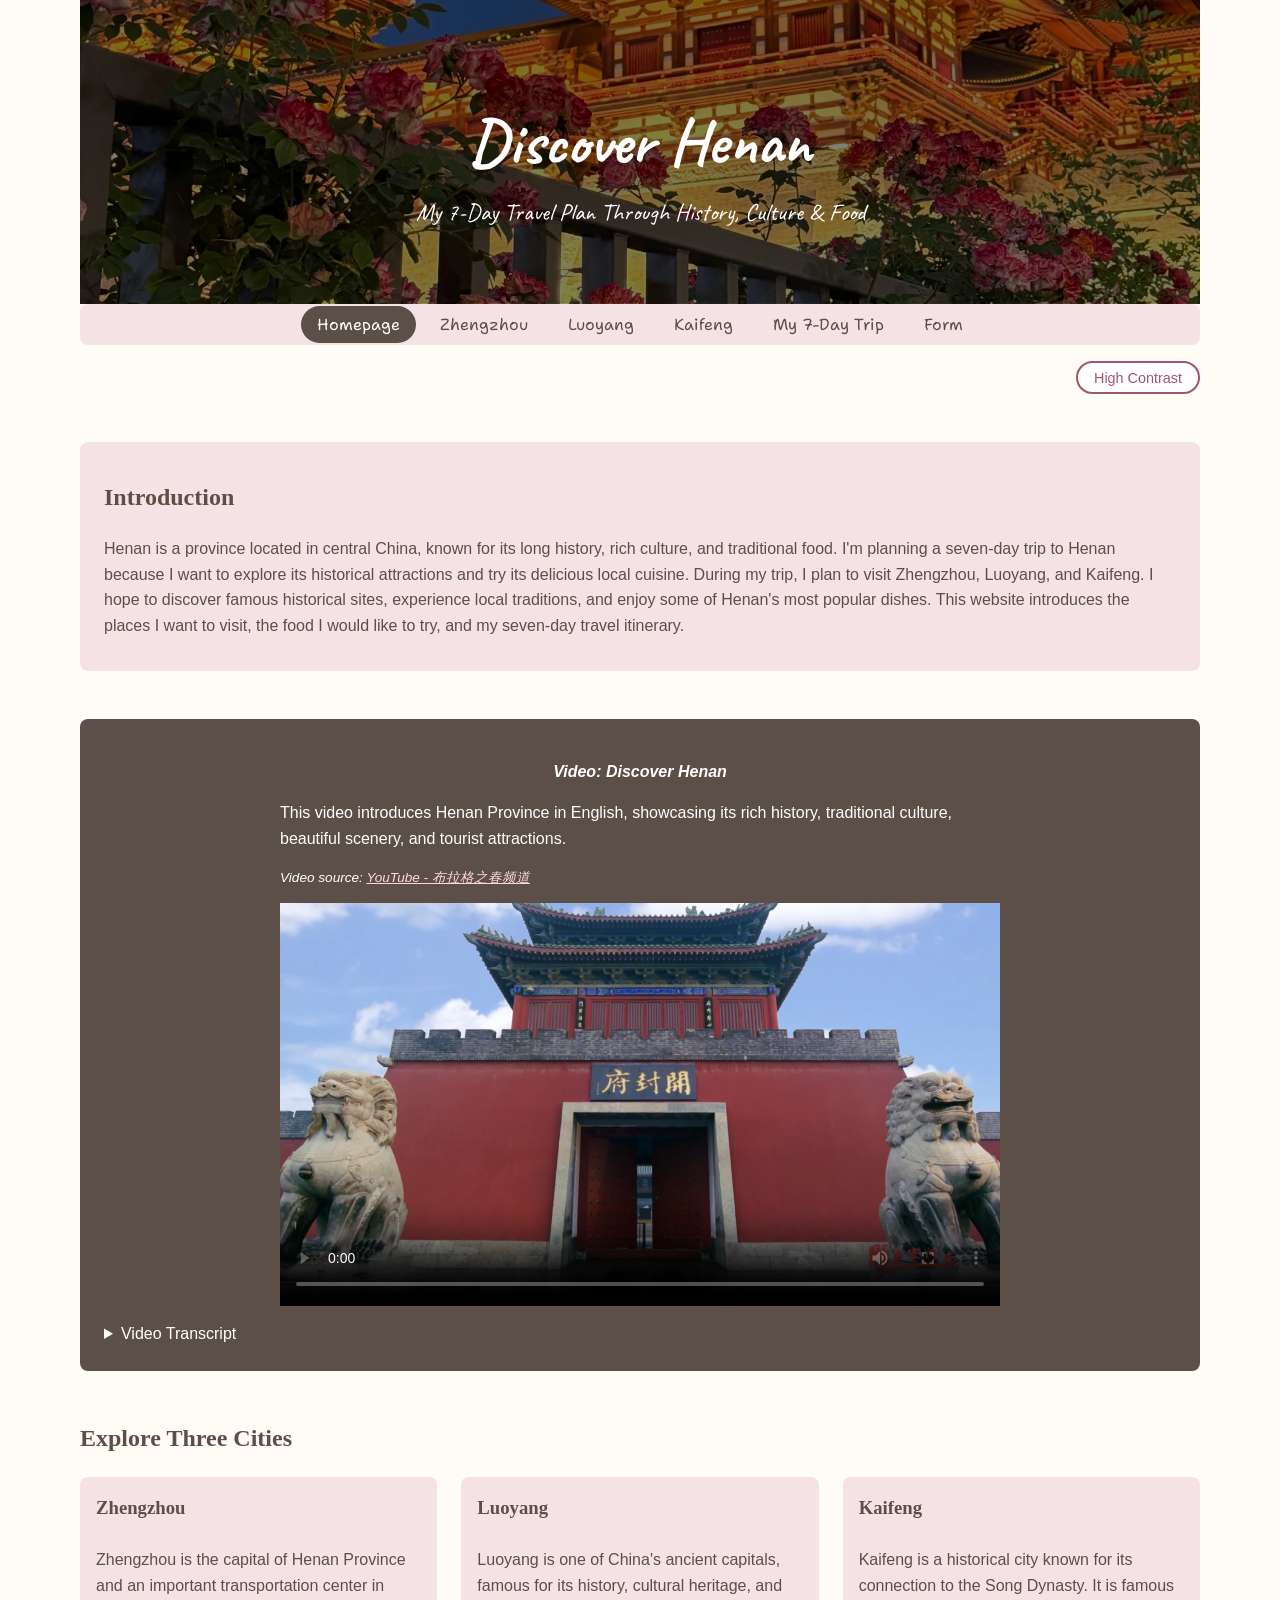
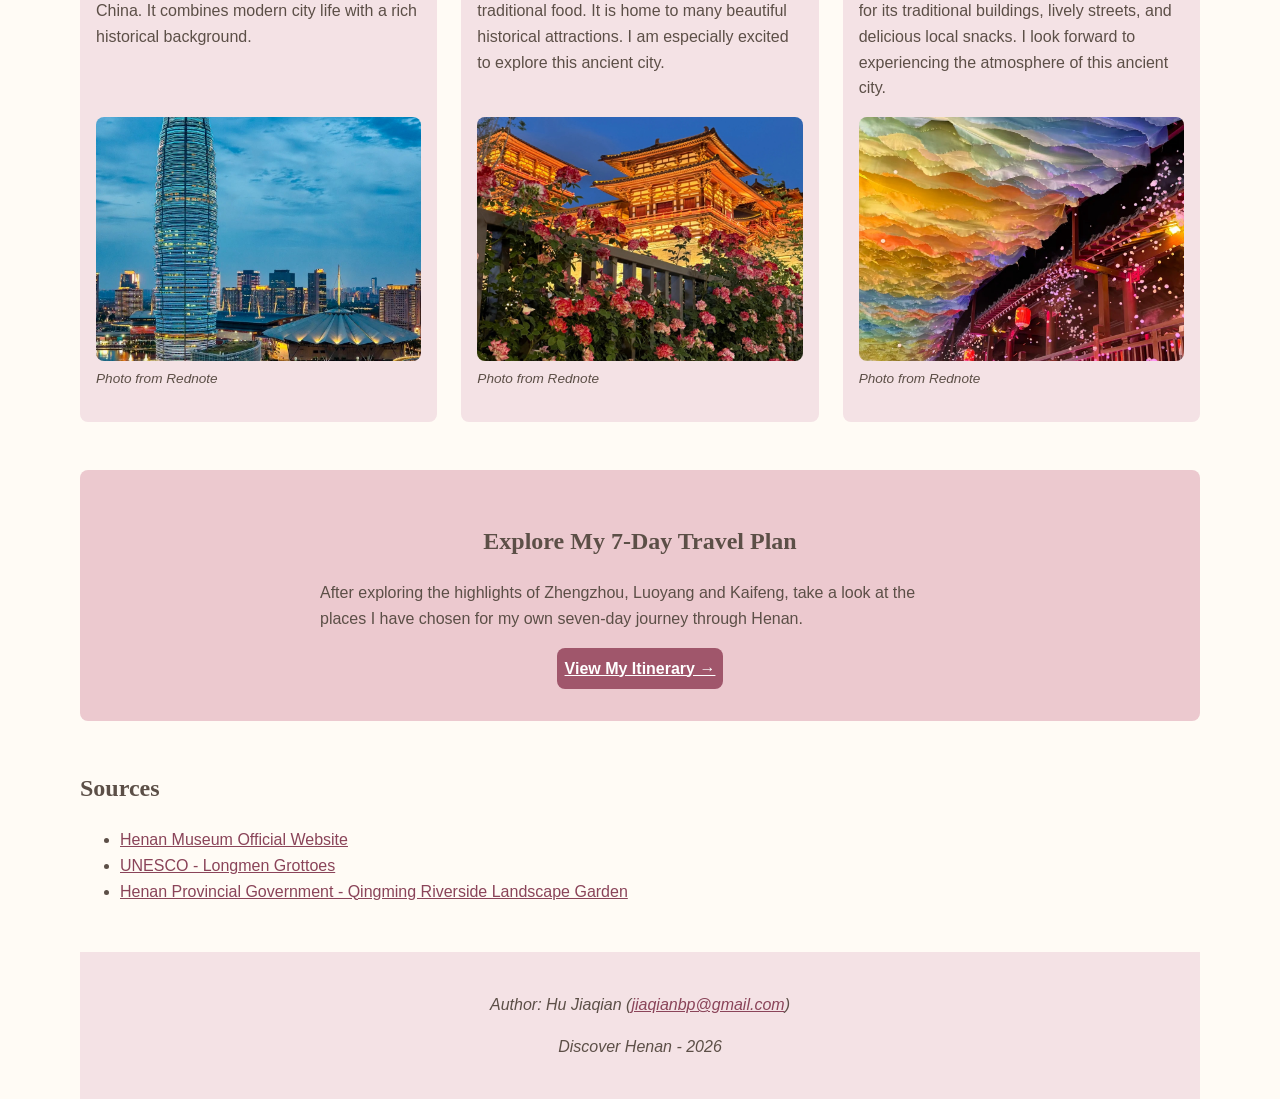
<file: index.html>
<!DOCTYPE html>
<html lang="en">
<head>
    <meta charset="UTF-8">
    <meta name="viewport" content="width=device-width, initial-scale=1.0">
    <title>Homepage - Discover Henan</title>
    <link rel="preconnect" href="https://fonts.googleapis.com">
    <link rel="preconnect" href="https://fonts.gstatic.com" crossorigin>
    <link href="https://fonts.googleapis.com/css2?family=Caveat:wght@400..700&family=Shantell+Sans:ital,wght@0,300..800;1,300..800&display=swap" rel="stylesheet">
    <link rel="stylesheet" href="style.css">
    <script src="script.js" defer></script>
</head>
<body>
    <a href="#main-content" class="skip-link">Skip to main content</a>
    <header>
        <h1>Discover Henan</h1>
        <p>My 7-Day Travel Plan Through History, Culture &amp; Food</p>
    </header>

    <nav>
        <ul>
            <li>
                <a class="active" href="index.html">Homepage</a>
            </li>
            <li>
                <a href="zhengzhou.html">Zhengzhou</a>
            </li>
            <li>
                <a href="luoyang.html">Luoyang</a>
            </li>
            <li>
                <a href="kaifeng.html">Kaifeng</a>
            </li>
            <li>
                <a href="trip.html">My 7-Day Trip</a>
            </li>
            <li>
                <a href="form.html">Form</a>
            </li>
        </ul>
    </nav>
    <button type="button" id="contrast-toggle">High Contrast</button>

    <main id="main-content">
        <section class="intro">
            <h2>Introduction</h2>
            <p>
                Henan is a province located in central China, known for its long history, rich culture, and traditional food. 
                I'm planning a seven-day trip to Henan because I want to explore its historical attractions and try its delicious local cuisine. 
                During my trip, I plan to visit Zhengzhou, Luoyang, and Kaifeng. I hope to discover famous historical sites, experience local traditions, and enjoy some of Henan's most popular dishes. 
                This website introduces the places I want to visit, the food I would like to try, and my seven-day travel itinerary.
            </p>
        </section>

        <figure class="video">
            <figcaption>
                <p class="video-title">Video: Discover Henan</p>
                <p>This video introduces Henan Province in English, showcasing its rich history, traditional culture, beautiful scenery, and tourist attractions.</p>
                <p class="credit">Video source: <a href="https://youtu.be/bN35GHj8-mM?si=R9kB5x156bmz29nj" target="_blank">YouTube - <span lang="zh">布拉格之春频道</span></a></p>
            </figcaption>
            <video src="media/HenanTravelVideo.mp4" poster="media/HenanTravelPoster.png" controls>
                Your browser does not support the video tag.
            </video>
            <details>
                <summary>Video Transcript</summary>
                <p>(A narrator speaks in English throughout the video, with background music. Descriptions of what can be seen are given in square brackets.)</p>

                <p>[The sun sets over a wide river. A modern railway station and city skyline, a busy airport hall, and two smiling tourists taking a selfie appear. Young monks practise martial arts in a temple courtyard, followed by a view of high rocky mountains and an illuminated traditional tower at night.]</p>
                <p>With open arms and a warm smile, Henan welcomes you. Henan is at the center of China. Henan is the cradle of Chinese civilization. Henan is the spiritual home of all descendants of the Yan and Yellow Emperors.</p>

                <p>[An animated globe glows in space, and a title appears: "Discover Henan, the Home in Your Heart". A second title card on old paper reads "Discover the Mother River of China".]</p>
                <p>[A calm river at sunrise, then an aerial view of the Yellow River winding through the land. Muddy water rushes violently over rocks, golden wheat sways in the wind, and a woman stands on a hill looking over the river. A hand touches young green plants, and an old man gazes into the distance.]</p>
                <p>The Yellow River gave birth to the Chinese nation. This mighty river originates from the snow-covered mountains of Qinghai, flows through loess fields and shaped vast plains with the sediment it carried with its waters. The Yellow River irrigates the Central Plains and sustained the people along its banks. For five thousand years, the Chinese people prospered here.</p>
                <p>[Aerial views of a traditional town with orange roofs, a red palace reflected in a lake, and the red gate of Kaifeng Fu guarded by two stone lions.]</p>
                <p>From the times of Yu the Great's legendary taming of the floodwaters to the fleeting glory of the Song Dynasty city of Kaifeng, more than 20 Chinese dynasties established their capitals here.</p>

                <p>[Ancient carvings, a tall golden statue under a blue sky, and the red walls of a temple with a stone horse. A large stone Buddha carved into a cliff is shown, followed by views of the river at sunset and a child running along the shore.]</p>
                <p>This is the place where over one hundred schools of thought contended. Confucianism, Buddhism and Taoism developed in harmony, and Chinese philosophies and convictions converged to progress through the ages. This is the motherland where the bloodline of the Yan and Yellow Emperors has been passed on, as countless families and clans established roots and thrived. The Chinese civilization took its first steps here and has prospered ever since.</p>

                <p>[A title card reads "Discover the Origins of Written Chinese Language".]</p>
                <p>[A man explores an excavation site lit by a beam of light. A visitor studies oracle bone inscriptions in a museum, and families walk across a stone bridge. A large monument shaped like an ancient character stands against the sky.]</p>
                <p>Writing is one of the most important manifestations of civilization. The oracle bone inscriptions found in the Yin Dynasty Ruins in Anyang top the ten greatest archaeological discoveries of the 20th century. As some of the oldest characters in the world, their cultural significance is remarkable. Fortunately, we can still enjoy their everlasting charm in the Ruins of the Yin Dynasty.</p>
                <p>[Close-ups of ancient characters. A calligrapher writes large black characters on a long white scroll. A stone statue of a scholar, a long wall carved with text, a young girl practising calligraphy with a brush, and a hand stamping a red seal.]</p>
                <p>These oracle inscriptions possessed the basic elements of Chinese calligraphy, which had a tremendous influence on subsequent carving and calligraphy techniques. Stroke by stroke, Chinese characters constructed a civilized world. This is the place where the Chinese language set forth to spread Chinese civilization to all corners of the world.</p>

                <p>[A title card reads "Discover Chinese Art".]</p>
                <p>[A craftsman paints a small object with a fine brush, a cook prepares food, and a crowd gathers at a lively night market decorated with red lanterns. A paper lotus flower is folded by hand, pink peonies bloom, and a long bridge crosses a misty lake. An artist carves a detailed picture, and a foreign visitor looks at colourful New Year paintings with a local artist.]</p>
                <p>Chinese art expresses the quintessential beauty of life itself. Unlike Western art, which originated from religion, Chinese art is a representation of Chinese lives. The beauty of life has been highly regarded by the Chinese people. From the daily lives of common folk to the fancies of literary men, from the mountains, forests and grass created by nature to the temples and pavilions which bear witness to history, the Chinese people poured out their sentiment of pursuing a good life into every part of their existence.</p>
                <p>[Hands shape a clay whistle. Opera performers in bright costumes and painted faces perform on stage. Red paper-cuts with detailed patterns, a chef pulling noodles, an aerial view of a garden, and acrobats performing in the air under green laser lights.]</p>
                <p>A lump of clay, baptized by essences of bygone days. A line of opera, articulated through singing, gesticulation, elocution and acrobatics. A piece of paper, created by way of skillful cutting and delineation. A bowl of noodles, cooked through skillful and meticulous dedication. The Chinese people fill their living moments with novelty and wisdom, and in Henan, art shines with the glory of humanity.</p>

                <p>[A title card reads "Discover Chinese Kungfu".]</p>
                <p>[A visitor walks up the path to the gate of Shaolin Temple. A stone statue of a warrior stands in a courtyard, a hand holds a smooth stone in a stream, and snow-covered mountains rise above the clouds. Tea is poured into a green cup, a monk practises on a cliff, and a foreign student in monk's clothes meditates in front of old stone pagodas. Thousands of martial arts students in red perform together in huge circles.]</p>
                <p>In the long history of Chinese civilization, we may feel that the unique Chinese characteristics are all around us and within us, which is to a large extent reflected in Kungfu. Kungfu, or martial arts, can only be mastered through hard work and practice. It contains rich yet profound Chinese philosophy, whether in curing diseases and improving health, or in subduing the enemy and preventing conflict. Kungfu can even have an effect on the daily lives of Kungfu fighters. All styles or schools of martial art originate from Shaolin Temple. Today, Shaolin Kungfu has become a window of Chinese culture to the world, which also turns Shaolin Temple into the most influential holy land.</p>
                <p>[Temples on top of mountain peaks, green valleys, paragliders flying in the sky, a river winding around a cliff, and a cyclist doing tricks in a modern city square.]</p>
                <p>Kungfu is a collection of wisdom. Kungfu is the honing of will. Kungfu is the heritage of skills. Kungfu is the essence of a rising culture.</p>

                <p>[Steep red cliffs, a large airplane landing, busy city streets at night, a bronze statue in a temple, and a young man clapping his hands in a traditional building. Star trails move above an ancient city gate, followed by night views of a modern city with distinctive buildings. The video ends with the glowing globe and the title "Discover Henan, the Home in Your Heart".]</p>
                <p>If it can be said that the ancient and glorious civilization laid down the foundations for the spiritual homeland of the Chinese people, then the dramatic changes today have brought us the hopes for tomorrow.</p>
            </details>


        </figure>

        <section class="cities">
            <h2>Explore Three Cities</h2>
            <div class="city-list">
                <article>
                    <h3>Zhengzhou</h3>
                    <p>
                        Zhengzhou is the capital of Henan Province and an important transportation center in China. It combines modern city life with a rich historical background.
                    </p>
                    <figure>
                        <a href="media/Zhengzhou.jpg"> 
                            <img src="media/Zhengzhou.jpg" alt="Zhengzhou city skyline at dusk with a tall skyscraper">
                        </a>
                        <figcaption>
                            Photo from Rednote
                        </figcaption>
                    </figure>
                </article>

                <article>
                    <h3>Luoyang</h3>
                    <p>
                        Luoyang is one of China's ancient capitals, famous for its history, cultural heritage, and traditional food. It is home to many beautiful historical attractions. I am especially excited to explore this ancient city.
                    </p>
                    <figure>
                        <a href="media/Luoyang.jpg">
                            <img src="media/Luoyang.jpg" alt="Illuminated traditional Chinese palace in Luoyang at night with pink and red flowers">
                        </a>
                        <figcaption>
                            Photo from Rednote
                        </figcaption>
                    </figure>
                </article>

                <article>
                    <h3>Kaifeng</h3>
                    <p>Kaifeng is a historical city known for its connection to the Song Dynasty. It is famous for its traditional buildings, lively streets, and delicious local snacks. I look forward to experiencing the atmosphere of this ancient city.</p>
                    <figure>
                        <a href="media/Kaifeng.jpg">
                            <img src="media/Kaifeng.jpg" alt="Traditional Kaifeng street at night with red lanterns and a colorful ribbon canopy overhead">
                        </a>
                        <figcaption>
                            Photo from Rednote
                        </figcaption>
                    </figure>
                </article>
            </div>
        </section>

        <section class="trip">
            <h2>Explore My 7-Day Travel Plan</h2>
            <p>
                After exploring the highlights of Zhengzhou, Luoyang and Kaifeng, take a look at the places I have chosen for my own seven-day journey through Henan.
            </p>
            <a class="button" href="trip.html">
                View My Itinerary →
            </a>
        </section>

        <section class="sources">
            <h2>Sources</h2>
            <ul>
                <li>
                    <a href="https://www.chnmus.net/" target="_blank">Henan Museum Official Website</a>
                </li>
                <li>
                    <a href="https://whc.unesco.org/en/list/1003/" target="_blank">UNESCO - Longmen Grottoes</a>
                </li>
                <li>
                    <a href="https://english.henan.gov.cn/2026/09-20/3427990.html" target="_blank">Henan Provincial Government - Qingming Riverside Landscape Garden</a>
                </li>
            </ul>
        </section>
    </main>

    <footer>
        <p>Author: Hu Jiaqian (<a href="mailto:jiaqianbp@gmail.com">jiaqianbp@gmail.com</a>)</p>
        <p>Discover Henan - 2026</p>
    </footer>
</body>
</html>
</file>
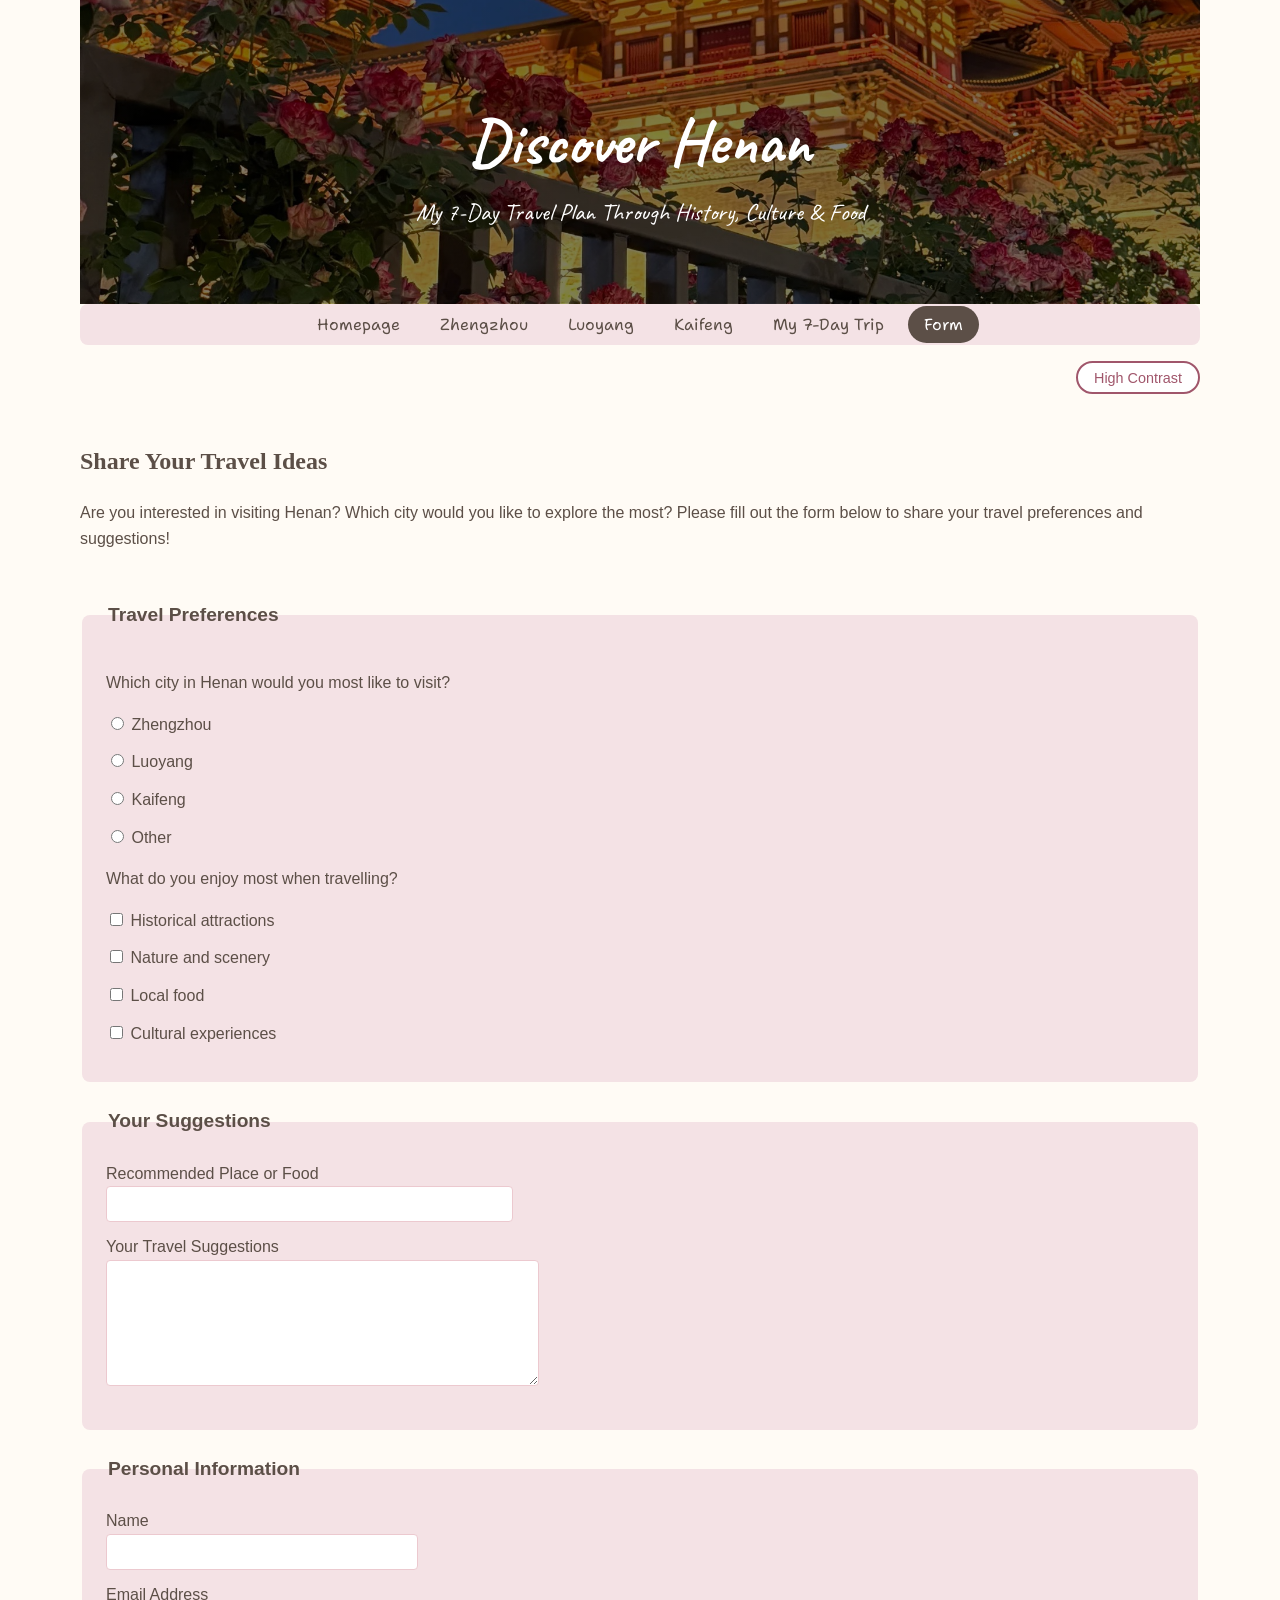
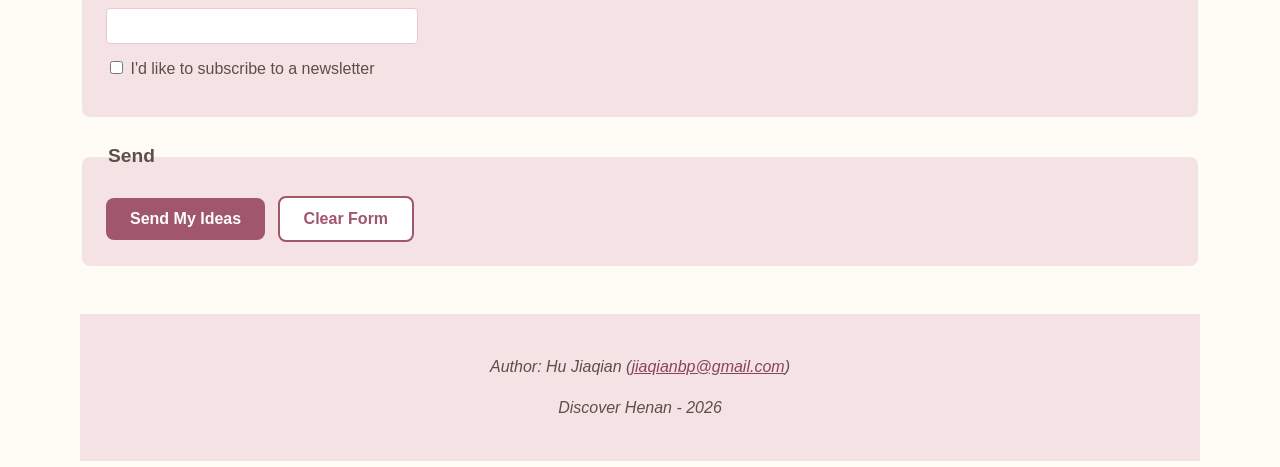
<file: form.html>
<!DOCTYPE html>
<html lang="en">
<head>
    <meta charset="UTF-8">
    <meta name="viewport" content="width=device-width, initial-scale=1.0">
    <title>Form - Discover Henan</title>
    <link rel="preconnect" href="https://fonts.googleapis.com">
    <link rel="preconnect" href="https://fonts.gstatic.com" crossorigin>
    <link href="https://fonts.googleapis.com/css2?family=Caveat:wght@400..700&family=Shantell+Sans:ital,wght@0,300..800;1,300..800&display=swap" rel="stylesheet">
    <link rel="stylesheet" href="style.css">
    <script src="script.js" defer></script>
</head>
<body>
    <a href="#main-content" class="skip-link">Skip to main content</a>
    <header>
        <h1>Discover Henan</h1>
        <p>My 7-Day Travel Plan Through History, Culture &amp; Food</p>
    </header>

    <nav>
        <ul>
            <li>
                <a href="index.html">Homepage</a>
            </li>
            <li>
                <a href="zhengzhou.html">Zhengzhou</a>
            </li>
            <li>
                <a href="luoyang.html">Luoyang</a>
            </li>
            <li>
                <a href="kaifeng.html">Kaifeng</a>
            </li>
            <li>
                <a href="trip.html">My 7-Day Trip</a>
            </li>
            <li>
                <a class="active" href="form.html">Form</a>
            </li>
        </ul>
    </nav>
    <button type="button" id="contrast-toggle">High Contrast</button>

    <main id="main-content">
        <section class="form-intro">
            <h2>Share Your Travel Ideas</h2>
            <p>Are you interested in visiting Henan? Which city would you like to explore the most? Please fill out the form below to share your travel preferences and suggestions!</p>
        </section>

        <form action="mailto:jiaqianbp@gmail.com" method="post" enctype="text/plain">
            <fieldset>
                <legend>Travel Preferences</legend>
                <p>Which city in Henan would you most like to visit?</p>
                <div>
                    <input type="radio" id="city-zhengzhou" name="city" value="zhengzhou">
                    <label for="city-zhengzhou">Zhengzhou</label>
                </div>
                <div>
                    <input type="radio" id="city-luoyang" name="city" value="luoyang">
                    <label for="city-luoyang">Luoyang</label>
                </div>
                <div>
                    <input type="radio" id="city-kaifeng" name="city" value="kaifeng">
                    <label for="city-kaifeng">Kaifeng</label>
                </div>
                <div>
                    <input type="radio" id="city-other" name="city" value="other">
                    <label for="city-other">Other</label>
                </div>


                <p>What do you enjoy most when travelling?</p>
                <div>
                    <input type="checkbox" id="interest-history" name="interests" value="history">
                    <label for="interest-history">Historical attractions</label>
                </div>
                <div>
                    <input type="checkbox" id="interest-nature" name="interests" value="nature">
                    <label for="interest-nature">Nature and scenery</label>
                </div>
                <div>
                    <input type="checkbox" id="interest-food" name="interests" value="food">
                    <label for="interest-food">Local food</label>
                </div>
                <div>
                    <input type="checkbox" id="interest-culture" name="interests" value="culture">
                    <label for="interest-culture">Cultural experiences</label>
                </div>
    
            </fieldset>

            <fieldset>
                <legend>Your Suggestions</legend>

                <div>
                    <label for="place">Recommended Place or Food</label>
                    <input type="text" id="place" name="place" size="40" maxlength="100">
                </div>
                <div>
                    <label for="suggestions">Your Travel Suggestions</label>
                    <textarea id="suggestions" name="suggestions" rows="6" cols="40" maxlength="500"></textarea>
                </div>
            </fieldset>

            <fieldset>
                <legend>Personal Information</legend>
                <div>
                    <label for="name">Name</label>
                    <input type="text" id="name" name="name" size="30" maxlength="50">
                </div>
                <div>
                    <label for="email">Email Address</label>
                    <input type="email" id="email" name="email" size="30" maxlength="80">
                </div>
                <div>
                    <input type="checkbox" id="newsletter" name="newsletter" value="yes">
                    <label for="newsletter">I'd like to subscribe to a newsletter</label>
                </div>
            </fieldset>

            <fieldset>
                <legend>Send</legend>
                <input type="submit" value="Send My Ideas">
                <input type="reset" value="Clear Form">
            </fieldset>
        </form>
    </main>

    <footer>
        <p>Author: Hu Jiaqian (<a href="mailto:jiaqianbp@gmail.com">jiaqianbp@gmail.com</a>)</p>
        <p>Discover Henan - 2026</p>
    </footer>
</body>
</html>
</file>
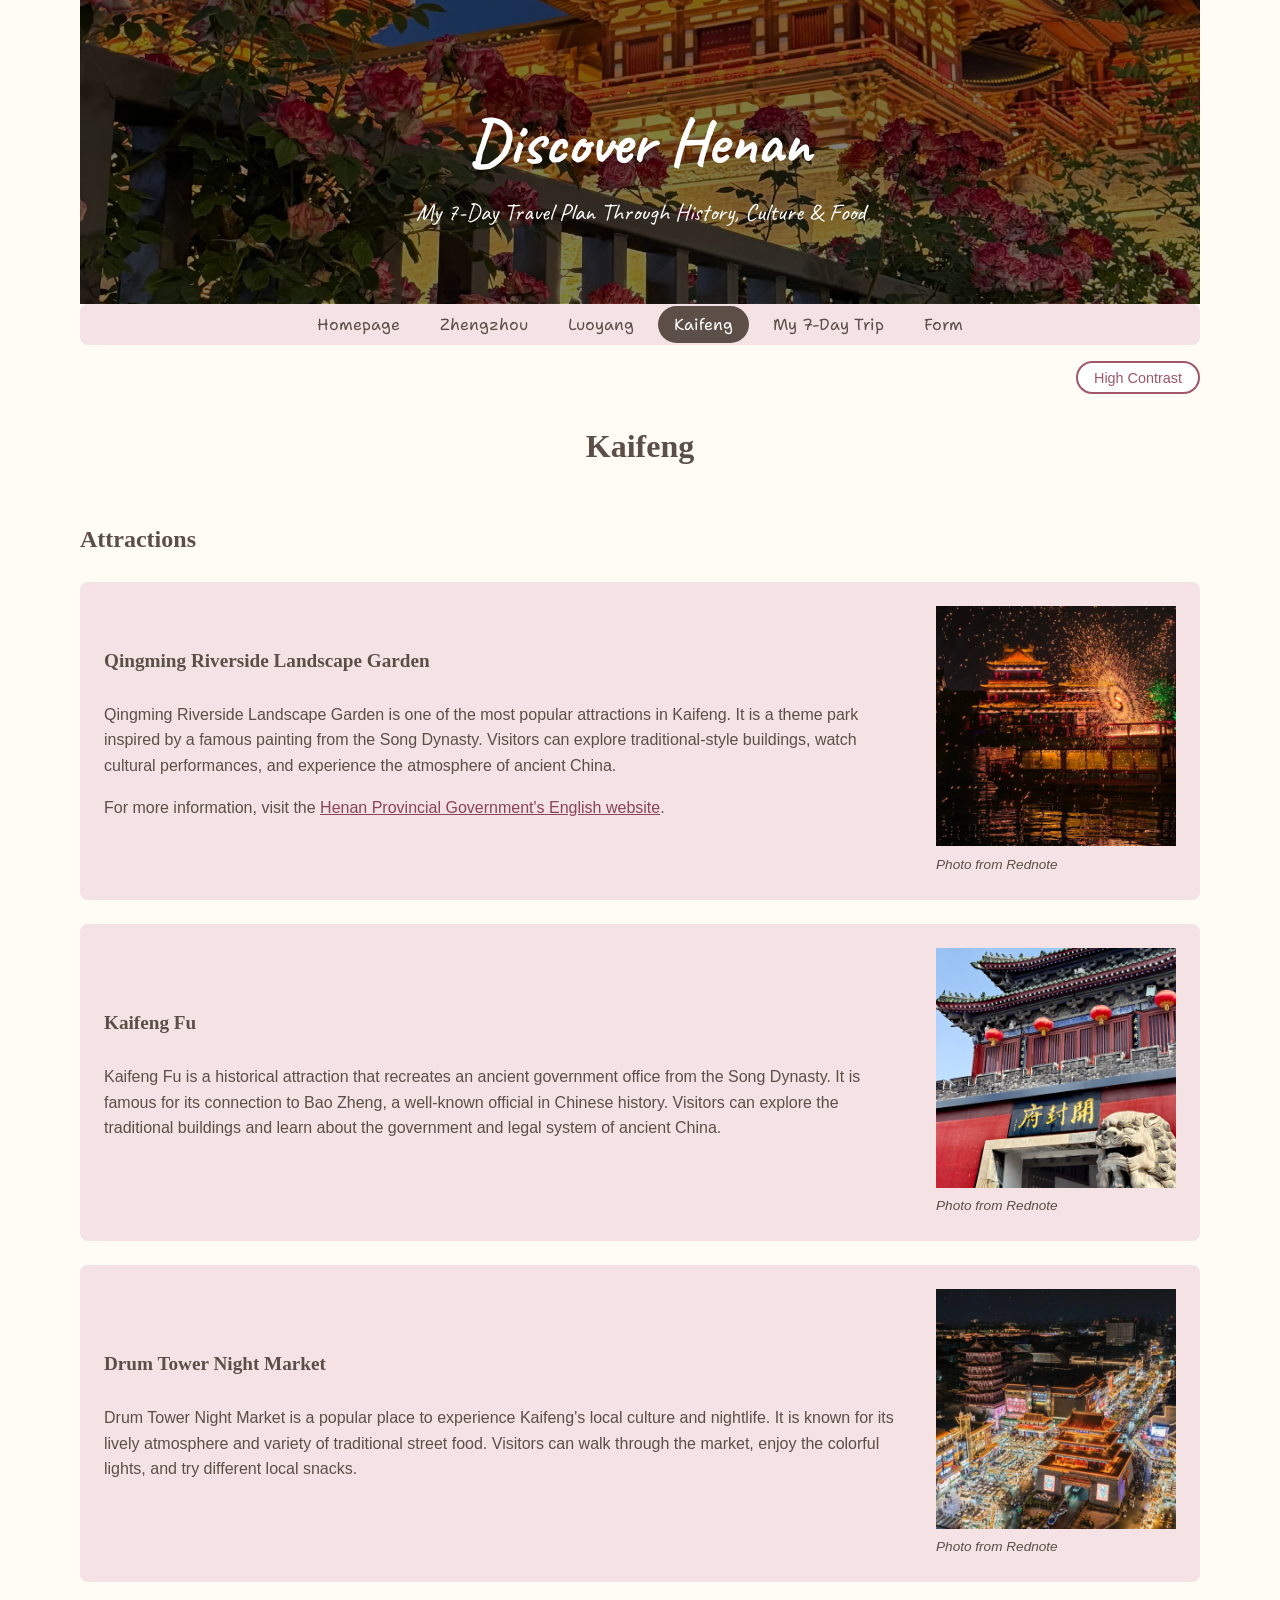
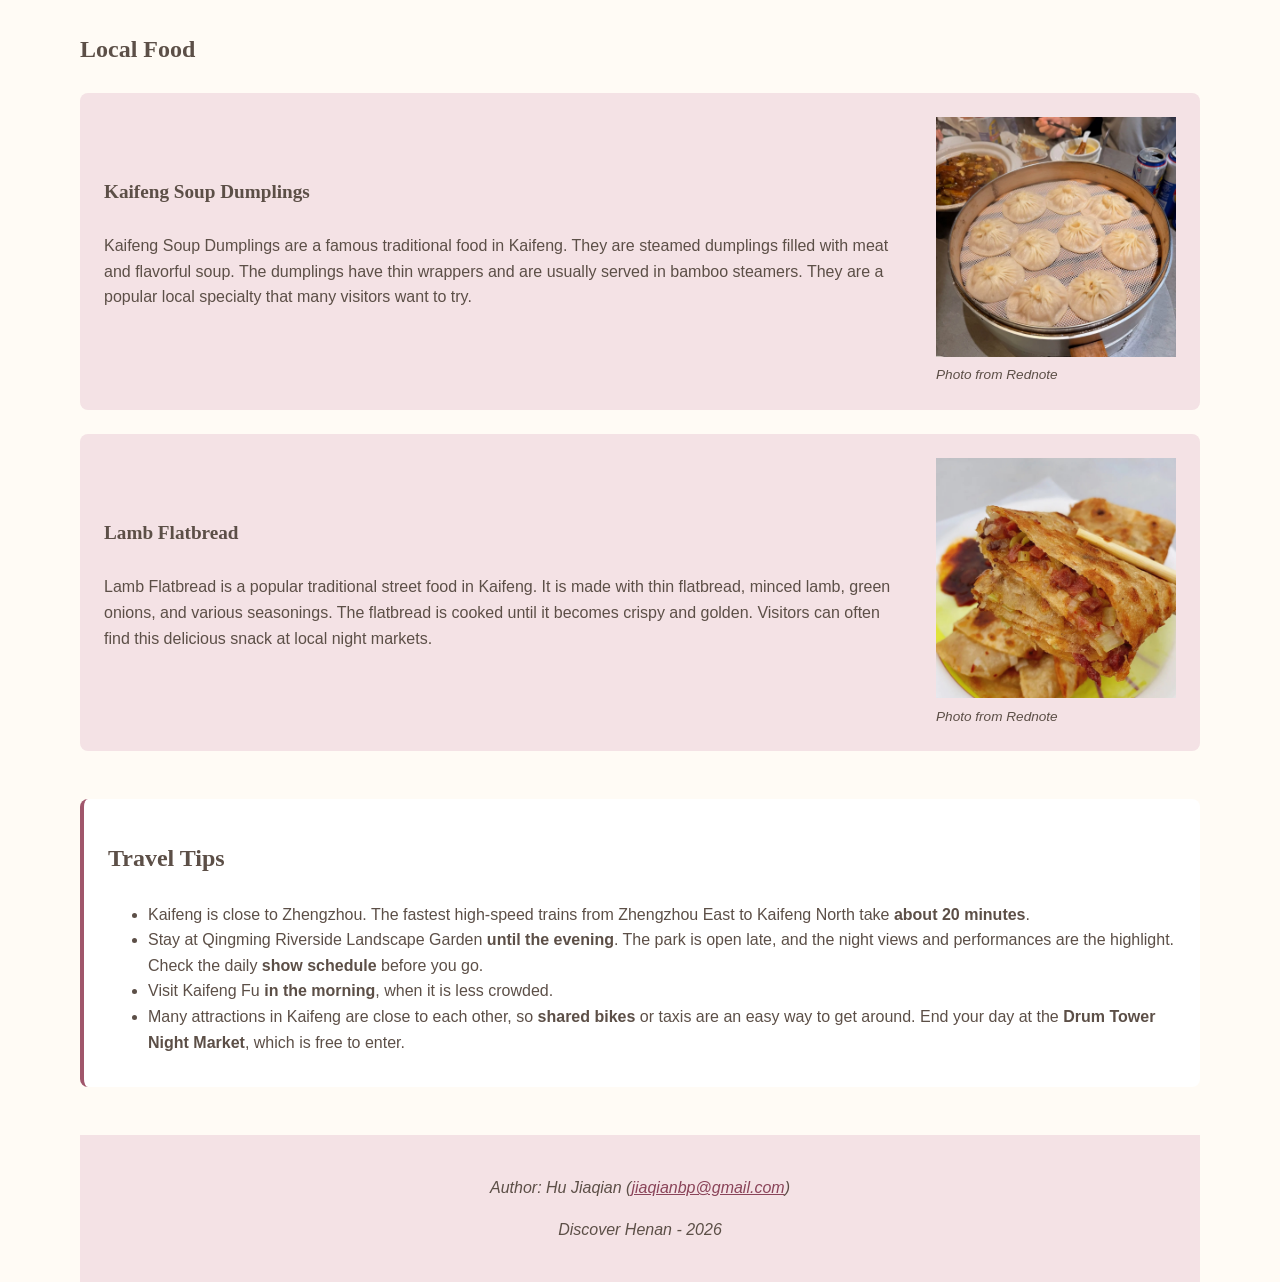
<file: kaifeng.html>
<!DOCTYPE html>
<html lang="en">
<head>
    <meta charset="UTF-8">
    <meta name="viewport" content="width=device-width, initial-scale=1.0">
    <title>Kaifeng - Discover Henan</title>
    <link rel="preconnect" href="https://fonts.googleapis.com">
    <link rel="preconnect" href="https://fonts.gstatic.com" crossorigin>
   <link href="https://fonts.googleapis.com/css2?family=Caveat:wght@400..700&family=Shantell+Sans:ital,wght@0,300..800;1,300..800&display=swap" rel="stylesheet">
    <link rel="stylesheet" href="style.css">
    <script src="script.js" defer></script>
</head>
<body>
    <a href="#main-content" class="skip-link">Skip to main content</a>
    <header>
        <h1>Discover Henan</h1>
        <p>My 7-Day Travel Plan Through History, Culture &amp; Food</p>
    </header>

    <nav>
        <ul>
            <li>
                <a href="index.html">Homepage</a>
            </li>
            <li>
                <a href="zhengzhou.html">Zhengzhou</a>
            </li>
            <li>
                <a href="luoyang.html">Luoyang</a>
            </li>
            <li>
                <a class="active" href="kaifeng.html">Kaifeng</a>
            </li>
            <li>
                <a href="trip.html">My 7-Day Trip</a>
            </li>
            <li>
                <a href="form.html">Form</a>
            </li>
        </ul>
    </nav>
    <button type="button" id="contrast-toggle">High Contrast</button>

    <main id="main-content">
        <h2>Kaifeng</h2>

        <section class="attractions">
            <h3>Attractions</h3>
            <article>
                <div class="text">
                    <h4>Qingming Riverside Landscape Garden</h4>
                    <p>Qingming Riverside Landscape Garden is one of the most popular attractions in Kaifeng. It is a theme park inspired by a famous painting from the Song Dynasty. Visitors can explore traditional-style buildings, watch cultural performances, and experience the atmosphere of ancient China.</p>
                    <p>For more information, visit the <a href="https://english.henan.gov.cn/2026/09-20/3427990.html" target="_blank">Henan Provincial Government's English website</a>.</p>
                </div>
                <figure>
                    <a href="media/QingmingRiversideLandscapeGarden.jpg">
                        <img src="media/QingmingRiversideLandscapeGarden.jpg" alt="Illuminated pavilion over the water at Qingming Riverside Landscape Garden with fireworks at night">
                    </a>
                    <figcaption>
                        Photo from Rednote
                    </figcaption>
                </figure>
            </article>

            <article>
                <div class="text">
                    <h4>Kaifeng Fu</h4>
                    <p>Kaifeng Fu is a historical attraction that recreates an ancient government office from the Song Dynasty. It is famous for its connection to Bao Zheng, a well-known official in Chinese history. Visitors can explore the traditional buildings and learn about the government and legal system of ancient China.</p>
                </div>
                <figure>
                    <a href="media/KaifengFu.jpg">
                        <img src="media/KaifengFu.jpg" alt="Gate tower of Kaifeng Fu with red lanterns and a stone lion">
                    </a>
                    <figcaption>
                        Photo from Rednote
                    </figcaption>
                </figure>
            </article>

            <article>
                <div class="text">
                    <h4>Drum Tower Night Market</h4>
                    <p>Drum Tower Night Market is a popular place to experience Kaifeng's local culture and nightlife. It is known for its lively atmosphere and variety of traditional street food. Visitors can walk through the market, enjoy the colorful lights, and try different local snacks.</p>
                </div>
                <figure>
                    <a href="media/DrumTowerNightMarket.jpg">
                        <img src="media/DrumTowerNightMarket.jpg" alt="Aerial night view of the Drum Tower Night Market with colorful lights and crowded streets">
                    </a>
                    <figcaption>
                        Photo from Rednote
                    </figcaption>
                </figure>
            </article>
        </section>

        <section class="foods">
            <h3>Local Food</h3>
            <article>
                <div class="text">
                    <h4>Kaifeng Soup Dumplings</h4>
                    <p>Kaifeng Soup Dumplings are a famous traditional food in Kaifeng. They are steamed dumplings filled with meat and flavorful soup. The dumplings have thin wrappers and are usually served in bamboo steamers. They are a popular local specialty that many visitors want to try.</p>
                </div>
                <figure>
                    <a href="media/KaifengSoupDumplings.jpg">
                        <img src="media/KaifengSoupDumplings.jpg" alt="Steamer basket of Kaifeng soup dumplings with thin wrappers">
                    </a>
                    <figcaption>
                        Photo from Rednote
                    </figcaption>
                </figure>
            </article>

            <article>
                <div class="text">
                    <h4>Lamb Flatbread</h4>
                    <p>Lamb Flatbread is a popular traditional street food in Kaifeng. It is made with thin flatbread, minced lamb, green onions, and various seasonings. The flatbread is cooked until it becomes crispy and golden. Visitors can often find this delicious snack at local night markets.</p>
                </div>
                <figure>
                    <a href="media/LambFlatbread.jpg">
                        <img src="media/LambFlatbread.jpg" alt="Crispy lamb flatbread cut into pieces, with minced lamb and green onions">
                    </a>
                    <figcaption>
                        Photo from Rednote
                    </figcaption>
                </figure>
            </article>
            
        </section>
        <aside class="tips">
            <h3>Travel Tips</h3>
            <ul>
                <li>
                    Kaifeng is close to Zhengzhou. The fastest high-speed trains from Zhengzhou East to Kaifeng North take <strong>about 20 minutes</strong>.
                </li>
                <li>
                    Stay at Qingming Riverside Landscape Garden <strong>until the evening</strong>. The park is open late, and the night views and performances are the highlight. Check the daily <strong>show schedule</strong> before you go.
                </li>
                <li>
                    Visit Kaifeng Fu <strong>in the morning</strong>, when it is less crowded.
                </li>
                <li>
                    Many attractions in Kaifeng are close to each other, so <strong>shared bikes</strong> or taxis are an easy way to get around. End your day at the <strong>Drum Tower Night Market</strong>, which is free to enter.
                </li>
            </ul>
        </aside>
    </main>

    <footer>
        <p>Author: Hu Jiaqian (<a href="mailto:jiaqianbp@gmail.com">jiaqianbp@gmail.com</a>)</p>
        <p>Discover Henan - 2026</p>
    </footer>
</body>
</html>
</file>
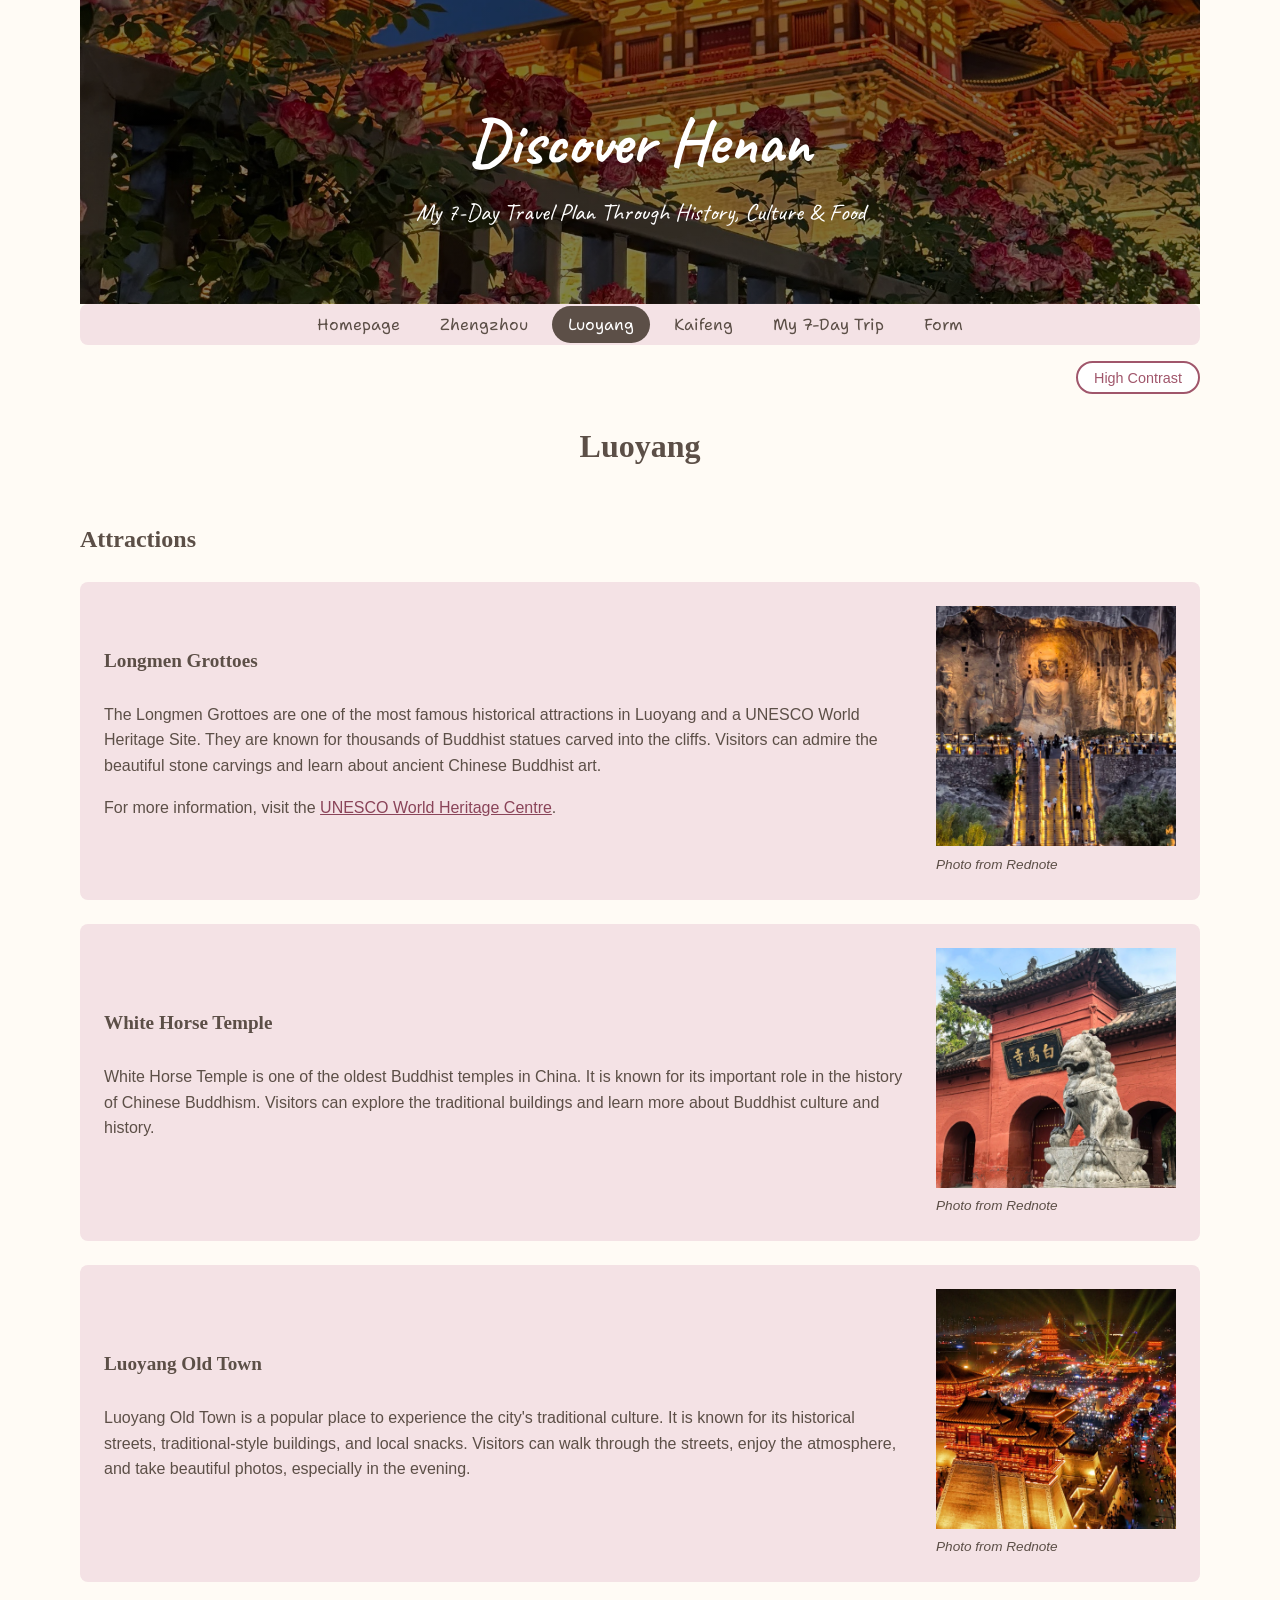
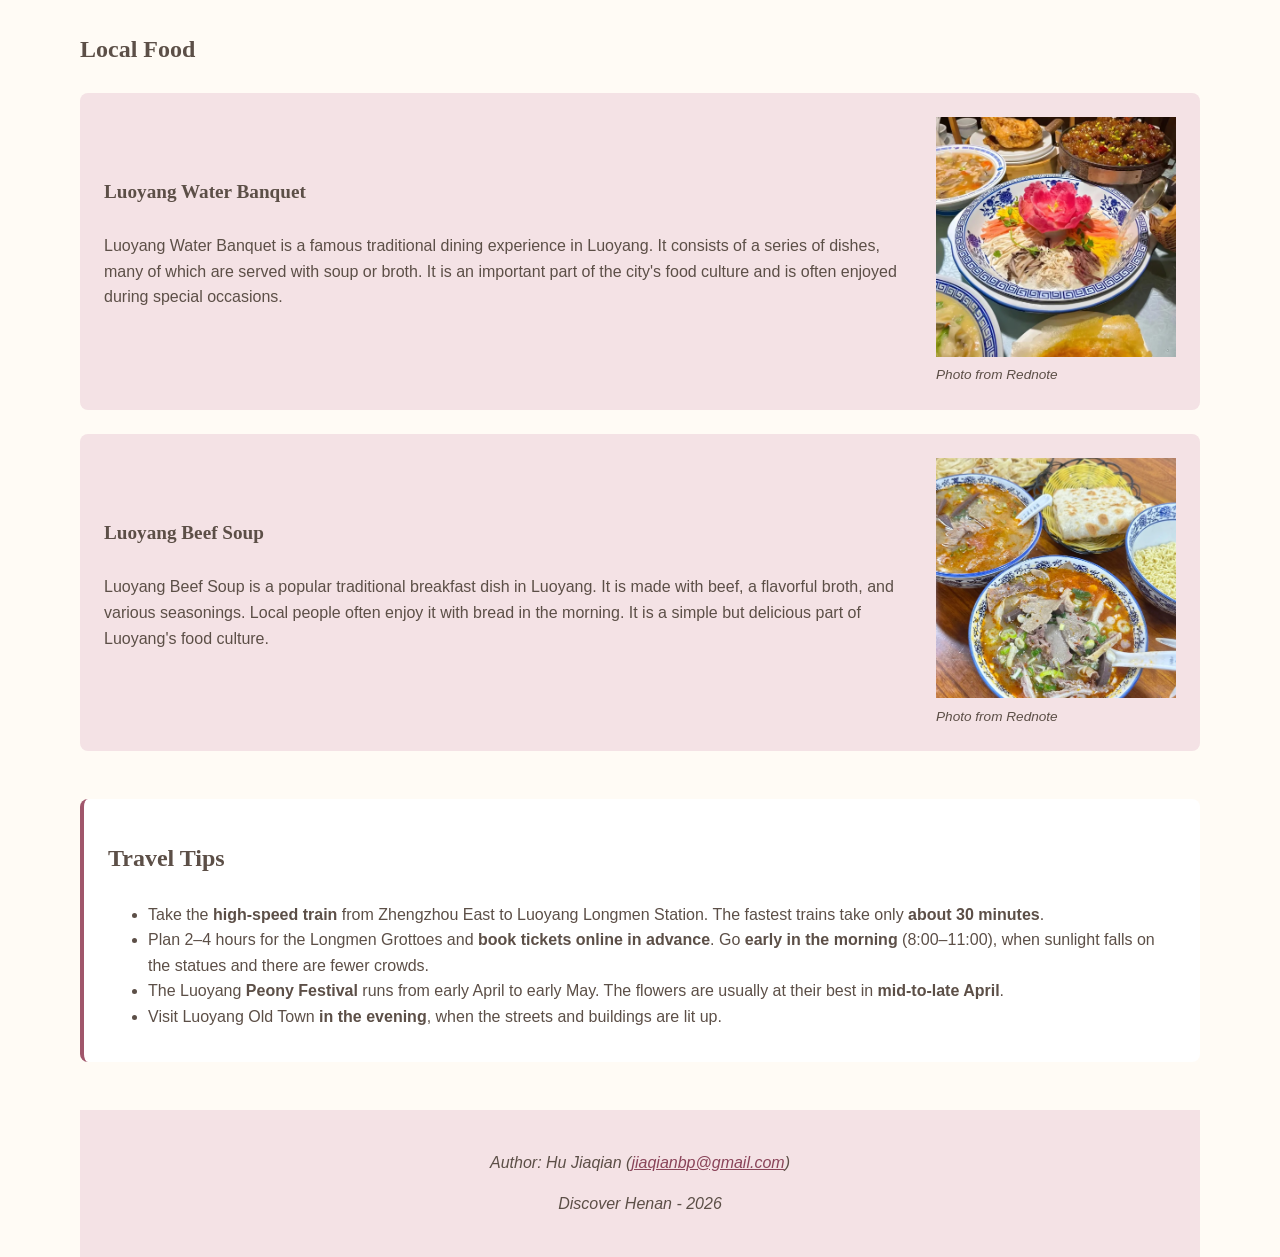
<file: luoyang.html>
<!DOCTYPE html>
<html lang="en">
<head>
    <meta charset="UTF-8">
    <meta name="viewport" content="width=device-width, initial-scale=1.0">
    <title>Luoyang - Discover Henan</title>
    <link rel="preconnect" href="https://fonts.googleapis.com">
    <link rel="preconnect" href="https://fonts.gstatic.com" crossorigin>
    <link href="https://fonts.googleapis.com/css2?family=Caveat:wght@400..700&family=Shantell+Sans:ital,wght@0,300..800;1,300..800&display=swap" rel="stylesheet">
    <link rel="stylesheet" href="style.css">
    <script src="script.js" defer></script>
</head>
<body>
    <a href="#main-content" class="skip-link">Skip to main content</a>
    <header>
        <h1>Discover Henan</h1>
        <p>My 7-Day Travel Plan Through History, Culture &amp; Food</p>
    </header>

    <nav>
        <ul>
            <li>
                <a href="index.html">Homepage</a>
            </li>
            <li>
                <a href="zhengzhou.html">Zhengzhou</a>
            </li>
            <li>
                <a class="active" href="luoyang.html">Luoyang</a>
            </li>
            <li>
                <a href="kaifeng.html">Kaifeng</a>
            </li>
            <li>
                <a href="trip.html">My 7-Day Trip</a>
            </li>
            <li>
                <a href="form.html">Form</a>
            </li>
        </ul>
    </nav>
    <button type="button" id="contrast-toggle">High Contrast</button>

    <main id="main-content">
        <h2>Luoyang</h2>

        <section class="attractions">
            <h3>Attractions</h3>
            <article>
                <div class="text">
                    <h4>Longmen Grottoes</h4>
                    <p>The Longmen Grottoes are one of the most famous historical attractions in Luoyang and a UNESCO World Heritage Site. They are known for thousands of Buddhist statues carved into the cliffs. Visitors can admire the beautiful stone carvings and learn about ancient Chinese Buddhist art.</p>
                    <p>For more information, visit the <a href="https://whc.unesco.org/en/list/1003/" target="_blank">UNESCO World Heritage Centre</a>.</p>
                </div>
                <figure>
                    <a href="media/LongmenGrottoes.jpg">
                        <img src="media/LongmenGrottoes.jpg" alt="Large Buddha statues carved into the cliff at Longmen Grottoes, lit up at night">
                    </a>
                    <figcaption>
                        Photo from Rednote
                    </figcaption>
                </figure>
            </article>

            <article>
                <div class="text">
                    <h4>White Horse Temple</h4>
                    <p>White Horse Temple is one of the oldest Buddhist temples in China. It is known for its important role in the history of Chinese Buddhism. Visitors can explore the traditional buildings and learn more about Buddhist culture and history.</p>
                </div>
                <figure>
                    <a href="media/WhiteHorseTemple.jpg">
                        <img src="media/WhiteHorseTemple.jpg" alt="Red gate of White Horse Temple with a stone lion statue in front">
                    </a>
                    <figcaption>
                        Photo from Rednote
                    </figcaption>
                </figure>
            </article>

            <article>
                <div class="text">
                    <h4>Luoyang Old Town</h4>
                    <p>Luoyang Old Town is a popular place to experience the city's traditional culture. It is known for its historical streets, traditional-style buildings, and local snacks. Visitors can walk through the streets, enjoy the atmosphere, and take beautiful photos, especially in the evening.</p>
                </div>
                <figure>
                    <a href="media/LuoyangOldTown.jpg">
                        <img src="media/LuoyangOldTown.jpg" alt="Night view of Luoyang Old Town with illuminated traditional buildings and light beams">
                    </a>
                    <figcaption>
                        Photo from Rednote
                    </figcaption>
                </figure>
            </article>
        </section>

        <section class="foods">
            <h3>Local Food</h3>
            <article>
                <div class="text">
                    <h4>Luoyang Water Banquet</h4>
                    <p>Luoyang Water Banquet is a famous traditional dining experience in Luoyang. It consists of a series of dishes, many of which are served with soup or broth. It is an important part of the city's food culture and is often enjoyed during special occasions.</p>
                </div>
                <figure>
                    <a href="media/LuoyangWaterBanquet.jpg">
                        <img src="media/LuoyangWaterBanquet.jpg" alt="Luoyang Water Banquet dishes on a table, with a cold platter decorated with a carved peony">
                    </a>
                    <figcaption>
                        Photo from Rednote
                    </figcaption>
                </figure>
            </article>

            <article>
                <div class="text">
                    <h4>Luoyang Beef Soup</h4>
                    <p>Luoyang Beef Soup is a popular traditional breakfast dish in Luoyang. It is made with beef, a flavorful broth, and various seasonings. Local people often enjoy it with bread in the morning. It is a simple but delicious part of Luoyang's food culture.</p>
                </div>
                <figure>
                    <a href="media/LuoyangBeefSoup.jpg">
                        <img src="media/LuoyangBeefSoup.jpg" alt="Bowls of Luoyang beef soup served with flatbread">
                    </a>
                    <figcaption>
                        Photo from Rednote
                    </figcaption>
                </figure>
            </article>
            
        </section>
        <aside class="tips">
            <h3>Travel Tips</h3>
            <ul>
                <li>
                    Take the <strong>high-speed train</strong> from Zhengzhou East to Luoyang Longmen Station. The fastest trains take only <strong>about 30 minutes</strong>.
                </li>
                <li>
                    Plan 2–4 hours for the Longmen Grottoes and <strong>book tickets online in advance</strong>. Go <strong>early in the morning</strong> (8:00–11:00), when sunlight falls on the statues and there are fewer crowds.
                </li>
                <li>
                    The Luoyang <strong>Peony Festival</strong> runs from early April to early May. The flowers are usually at their best in <strong>mid-to-late April</strong>.
                </li>
                <li>
                    Visit Luoyang Old Town <strong>in the evening</strong>, when the streets and buildings are lit up.
                </li>
            </ul>
        </aside>
    </main>

    <footer>
        <p>Author: Hu Jiaqian (<a href="mailto:jiaqianbp@gmail.com">jiaqianbp@gmail.com</a>)</p>
        <p>Discover Henan - 2026</p>
    </footer>
</body>
</html>
</file>
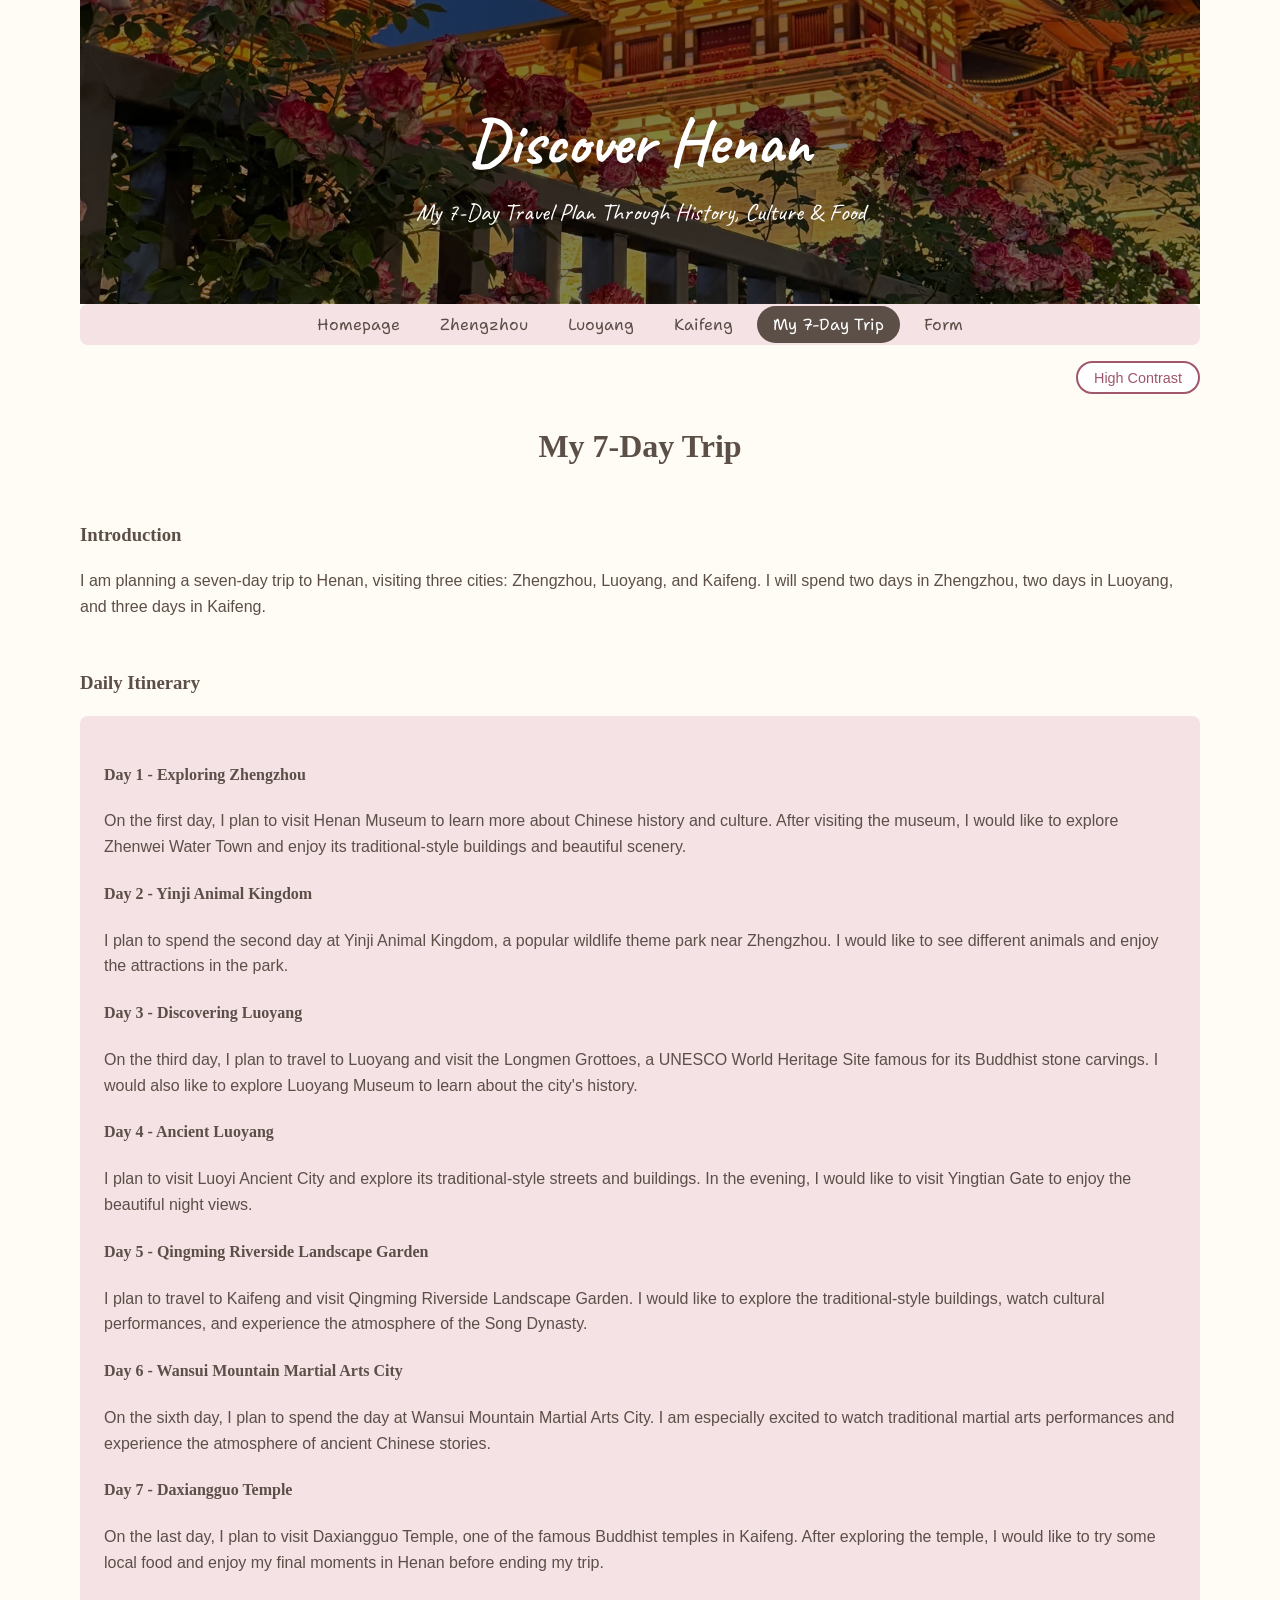
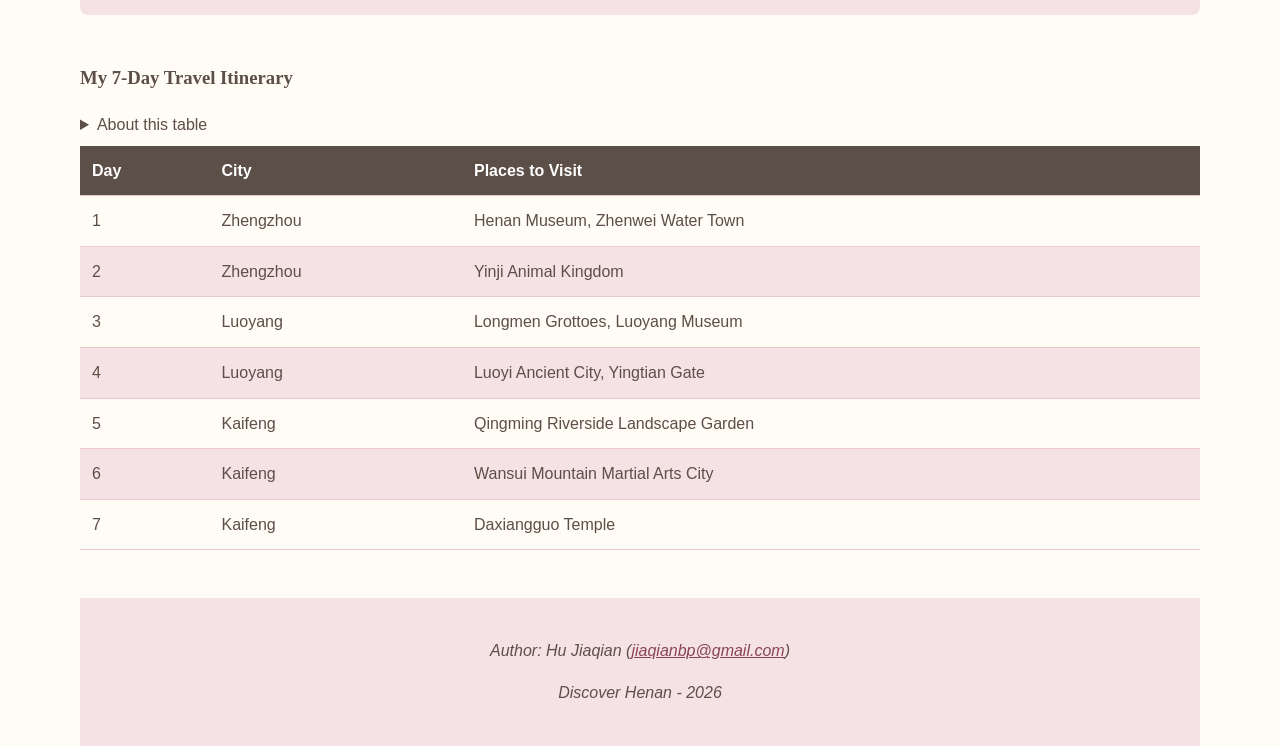
<file: trip.html>
<!DOCTYPE html>
<html lang="en">
<head>
    <meta charset="UTF-8">
    <meta name="viewport" content="width=device-width, initial-scale=1.0">
    <title>My 7-Day Trip - Discover Henan</title>
    <link rel="preconnect" href="https://fonts.googleapis.com">
    <link rel="preconnect" href="https://fonts.gstatic.com" crossorigin>
    <link href="https://fonts.googleapis.com/css2?family=Caveat:wght@400..700&family=Shantell+Sans:ital,wght@0,300..800;1,300..800&display=swap" rel="stylesheet">
    <link rel="stylesheet" href="style.css">
    <script src="script.js" defer></script>
</head>
<body>
    <a href="#main-content" class="skip-link">Skip to main content</a>
    <header>
        <h1>Discover Henan</h1>
        <p>My 7-Day Travel Plan Through History, Culture &amp; Food</p>
    </header>

    <nav>
        <ul>
            <li>
                <a href="index.html">Homepage</a>
            </li>
            <li>
                <a href="zhengzhou.html">Zhengzhou</a>
            </li>
            <li>
                <a href="luoyang.html">Luoyang</a>
            </li>
            <li>
                <a href="kaifeng.html">Kaifeng</a>
            </li>
            <li>
                <a class="active" href="trip.html">My 7-Day Trip</a>
            </li>
            <li>
                <a href="form.html">Form</a>
            </li>
        </ul>
    </nav>
    <button type="button" id="contrast-toggle">High Contrast</button>

    <main id="main-content">
        <h2>My 7-Day Trip</h2>

        <section class="trip-intro">
            <h3>Introduction</h3>
            <p>I am planning a seven-day trip to Henan, visiting three cities: Zhengzhou, Luoyang, and Kaifeng. I will spend two days in Zhengzhou, two days in Luoyang, and three days in Kaifeng.</p>
        </section>

        <section class="daily">
            <h3>Daily Itinerary</h3>
            <ol>
                <li>
                    <h4>Day 1 - Exploring Zhengzhou</h4>
                    <p>On the first day, I plan to visit Henan Museum to learn more about Chinese history and culture. After visiting the museum, I would like to explore Zhenwei Water Town and enjoy its traditional-style buildings and beautiful scenery.</p>
                </li>
                <li>
                    <h4>Day 2 - Yinji Animal Kingdom</h4>
                    <p>I plan to spend the second day at Yinji Animal Kingdom, a popular wildlife theme park near Zhengzhou. I would like to see different animals and enjoy the attractions in the park.</p>
                </li>
                <li>
                    <h4>Day 3 - Discovering Luoyang</h4>
                    <p>On the third day, I plan to travel to Luoyang and visit the Longmen Grottoes, a UNESCO World Heritage Site famous for its Buddhist stone carvings. I would also like to explore Luoyang Museum to learn about the city's history.</p>
                </li>
                <li>
                    <h4>Day 4 - Ancient Luoyang</h4>
                    <p>I plan to visit Luoyi Ancient City and explore its traditional-style streets and buildings. In the evening, I would like to visit Yingtian Gate to enjoy the beautiful night views.</p>
                </li>
                <li>
                    <h4>Day 5 - Qingming Riverside Landscape Garden</h4>
                    <p>I plan to travel to Kaifeng and visit Qingming Riverside Landscape Garden. I would like to explore the traditional-style buildings, watch cultural performances, and experience the atmosphere of the Song Dynasty.</p>
                </li>
                <li>
                    <h4>Day 6 - Wansui Mountain Martial Arts City</h4>
                    <p>On the sixth day, I plan to spend the day at Wansui Mountain Martial Arts City. I am especially excited to watch traditional martial arts performances and experience the atmosphere of ancient Chinese stories.</p>
                </li>
                <li>
                    <h4>Day 7 - Daxiangguo Temple</h4>
                    <p>On the last day, I plan to visit Daxiangguo Temple, one of the famous Buddhist temples in Kaifeng. After exploring the temple, I would like to try some local food and enjoy my final moments in Henan before ending my trip.</p>
                </li>
            </ol>
        </section>

        <section class="itinerary-table">
            <h3>My 7-Day Travel Itinerary</h3>
            <table>
                <caption>
                    <details>
                        <summary>About this table</summary>
                        <p>This table shows the city I will stay in and the places I plan to visit on rach day of my trip.</p>
                    </details>
                </caption>

                <thead>
                    <tr>
                        <th scope="col">Day</th>
                        <th scope="col">City</th>
                        <th scope="col">Places to Visit</th>
                    </tr>     
                </thead>

                <tbody>
                    <tr>
                        <td>1</td>
                        <td>Zhengzhou</td>
                        <td>Henan Museum, Zhenwei Water Town</td>
                    </tr>
                    <tr>
                        <td>2</td>
                        <td>Zhengzhou</td>
                        <td>Yinji Animal Kingdom</td>
                    </tr>
                    <tr>
                        <td>3</td>
                        <td>Luoyang</td>
                        <td>Longmen Grottoes, Luoyang Museum</td>
                    </tr>
                    <tr>
                        <td>4</td>
                        <td>Luoyang</td>
                        <td>Luoyi Ancient City, Yingtian Gate</td>
                    </tr>
                    <tr>
                        <td>5</td>
                        <td>Kaifeng</td>
                        <td>Qingming Riverside Landscape Garden</td>
                    </tr>
                    <tr>
                        <td>6</td>
                        <td>Kaifeng</td>
                        <td>Wansui Mountain Martial Arts City</td>
                    </tr>
                    <tr>
                        <td>7</td>
                        <td>Kaifeng</td>
                        <td>Daxiangguo Temple</td>
                    </tr>
                </tbody>
            </table>
        </section>
    </main>

    <footer>
        <p>Author: Hu Jiaqian (<a href="mailto:jiaqianbp@gmail.com">jiaqianbp@gmail.com</a>)</p>
        <p>Discover Henan - 2026</p>
    </footer>
</body>
</html>
</file>
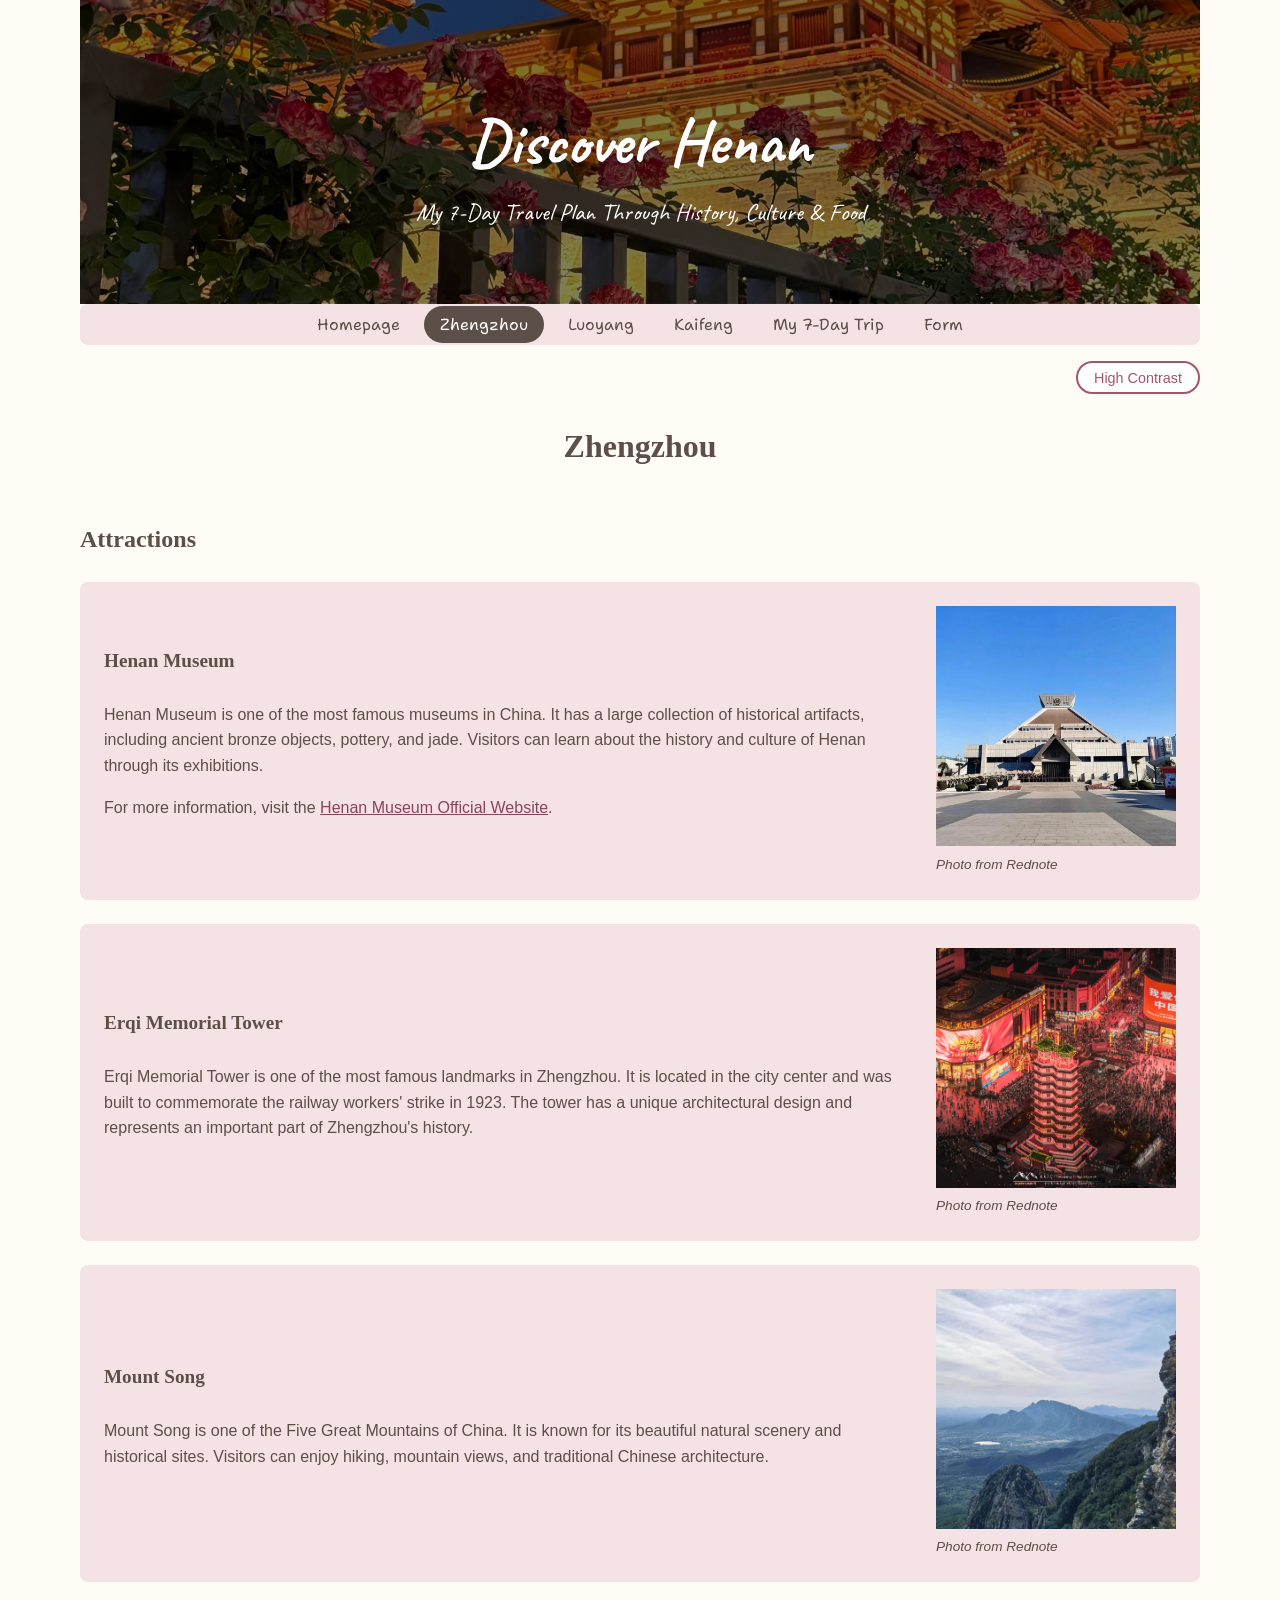
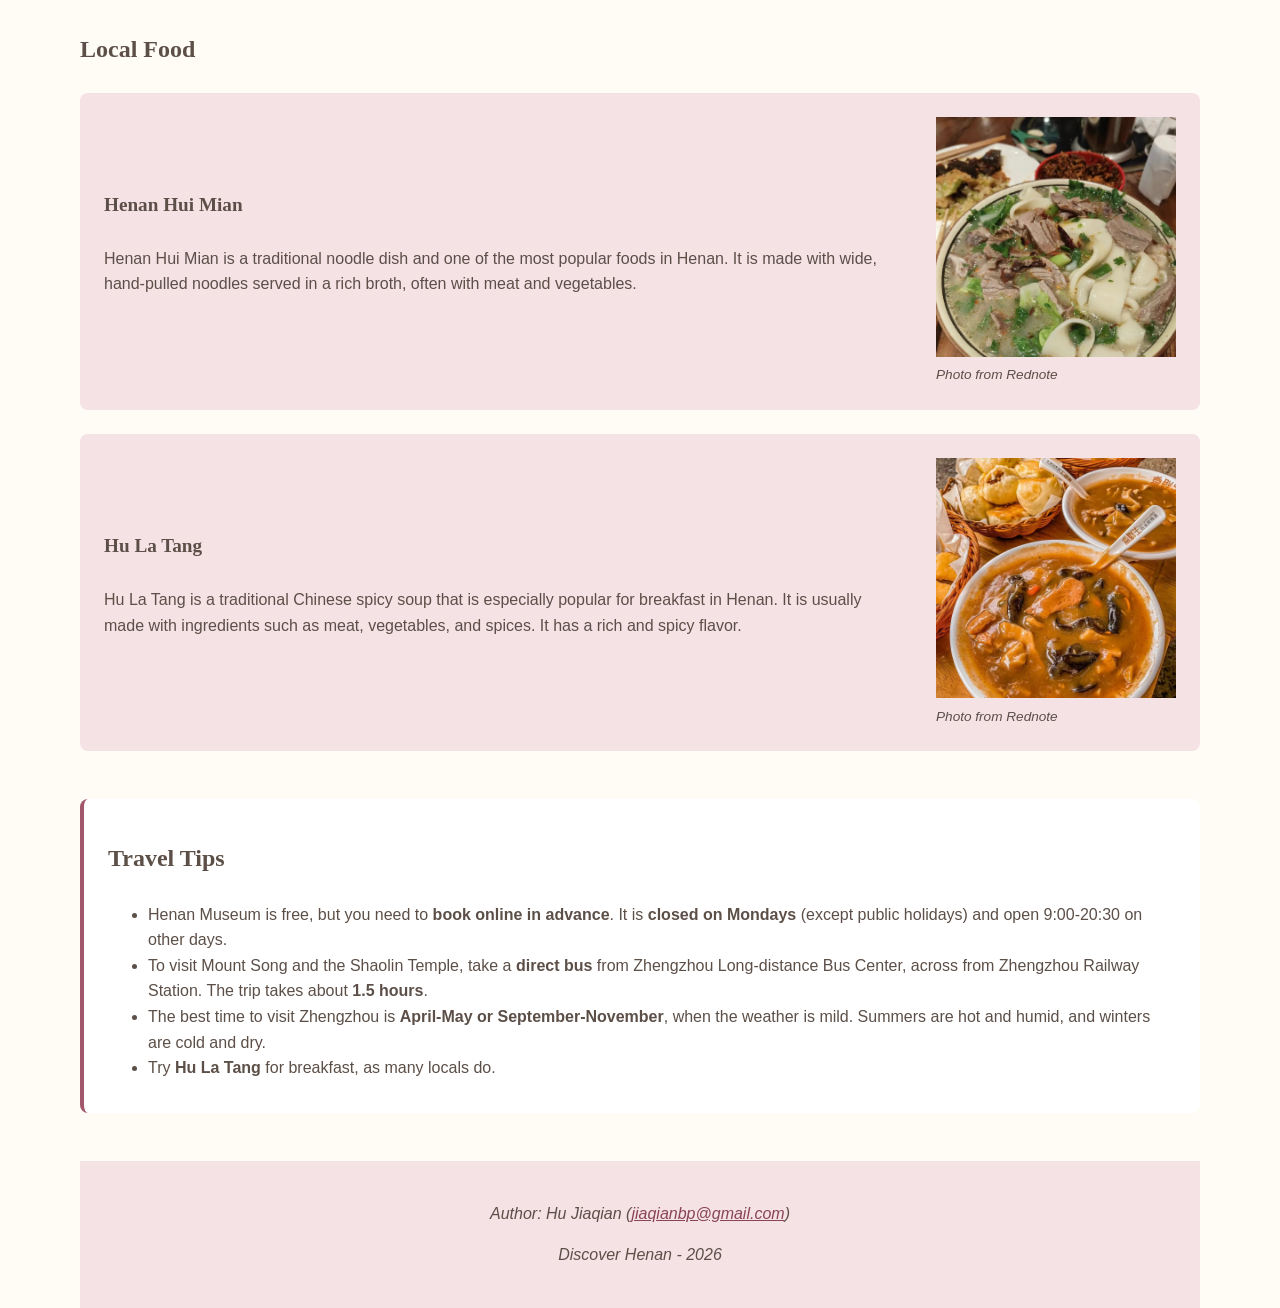
<file: zhengzhou.html>
<!DOCTYPE html>
<html lang="en">
<head>
    <meta charset="UTF-8">
    <meta name="viewport" content="width=device-width, initial-scale=1.0">
    <title>Zhengzhou - Discover Henan</title>
    <link rel="preconnect" href="https://fonts.googleapis.com">
    <link rel="preconnect" href="https://fonts.gstatic.com" crossorigin>
    <link href="https://fonts.googleapis.com/css2?family=Caveat:wght@400..700&family=Shantell+Sans:ital,wght@0,300..800;1,300..800&display=swap" rel="stylesheet">
    <link rel="stylesheet" href="style.css">
    <script src="script.js" defer></script>
</head>
<body>
    <a href="#main-content" class="skip-link">Skip to main content</a>
    <header>
        <h1>Discover Henan</h1>
        <p>My 7-Day Travel Plan Through History, Culture &amp; Food</p>
    </header>

    <nav>
        <ul>
            <li>
                <a href="index.html">Homepage</a>
            </li>
            <li>
                <a class="active" href="zhengzhou.html">Zhengzhou</a>
            </li>
            <li>
                <a href="luoyang.html">Luoyang</a>
            </li>
            <li>
                <a href="kaifeng.html">Kaifeng</a>
            </li>
            <li>
                <a href="trip.html">My 7-Day Trip</a>
            </li>
            <li>
                <a href="form.html">Form</a>
            </li>
        </ul>
    </nav>
    <button type="button" id="contrast-toggle">High Contrast</button>

    <main id="main-content">
        <h2>Zhengzhou</h2>
        <section class="attractions">
            <h3>Attractions</h3>
            <article>
                <div class="text">
                    <h4>Henan Museum</h4>
                    <p>Henan Museum is one of the most famous museums in China. It has a large collection of historical artifacts, including ancient bronze objects, pottery, and jade. Visitors can learn about the history and culture of Henan through its exhibitions.</p>
                    <p>For more information, visit the <a href="https://www.chnmus.net/" target="_blank">Henan Museum Official Website</a>.</p>
                </div>
                <figure>
                    <a href="media/HenanMuseum.jpg">
                        <img src="media/HenanMuseum.jpg" alt="Appearance of Henan Museum under a blue sky">
                    </a>
                    <figcaption>
                        Photo from Rednote
                    </figcaption>
                </figure>
            </article>

            <article>
                <div class="text">
                    <h4>Erqi Memorial Tower</h4>
                    <p>Erqi Memorial Tower is one of the most famous landmarks in Zhengzhou. It is located in the city center and was built to commemorate the railway workers' strike in 1923. The tower has a unique architectural design and represents an important part of Zhengzhou's history.</p>
                </div>
                <figure>
                    <a href="media/ErqiMemorialTower.jpg">
                        <img src="media/ErqiMemorialTower.jpg" alt="Aerial night view of Erqi Memorial Tower surrounded by crowds and bright city lights">
                    </a>
                    <figcaption>
                        Photo from Rednote
                    </figcaption>
                </figure>
            </article>

            <article>
                <div class="text">
                    <h4>Mount Song</h4>
                    <p>Mount Song is one of the Five Great Mountains of China. It is known for its beautiful natural scenery and historical sites. Visitors can enjoy hiking, mountain views, and traditional Chinese architecture.</p>
                </div>
                <figure>
                    <a href="media/MountSong.jpg">
                        <img src="media/MountSong.jpg" alt="Rocky peaks and green valleys of Mount Song under a cloudy sky">
                    </a>
                    <figcaption>
                        Photo from Rednote
                    </figcaption>
                </figure>
            </article>
        </section>

        <section class="foods">
            <h3>Local Food</h3>
            <article>
                <div class="text">
                    <h4>Henan Hui Mian</h4>
                    <p>Henan Hui Mian is a traditional noodle dish and one of the most popular foods in Henan. It is made with wide, hand-pulled noodles served in a rich broth, often with meat and vegetables.</p>
                </div>
                <figure>
                    <a href="media/HenanHuiMian.jpg">
                        <img src="media/HenanHuiMian.jpg" alt="Bowl of Henan Hui Mian with wide noodles, sliced meat and green vegetables in broth">
                    </a>
                    <figcaption>
                        Photo from Rednote
                    </figcaption>
                </figure>
            </article>

            <article>
                <div class="text">
                    <h4>Hu La Tang</h4>
                    <p>Hu La Tang is a traditional Chinese spicy soup that is especially popular for breakfast in Henan. It is usually made with ingredients such as meat, vegetables, and spices. It has a rich and spicy flavor.</p>
                </div>
                <figure>
                    <a href="media/HuLaTang.jpg">
                        <img src="media/HuLaTang.jpg" alt="Bowl of Hu La Tang spicy soup with mushrooms, served with fried buns">
                    </a>
                    <figcaption>
                        Photo from Rednote
                    </figcaption>
                </figure>
            </article>
            
        </section>

        <aside class="tips">
            <h3>Travel Tips</h3>
            <ul>
                <li>
                    Henan Museum is free, but you need to <strong>book online in advance</strong>. It is <strong>closed on Mondays</strong> (except public holidays) and open 9:00-20:30 on other days.
                </li>
                <li>
                    To visit Mount Song and the Shaolin Temple, take a <strong>direct bus</strong> from Zhengzhou Long-distance Bus Center, across from Zhengzhou Railway Station. The trip takes about <strong>1.5 hours</strong>.
                </li>
                <li>
                    The best time to visit Zhengzhou is <strong>April-May or September-November</strong>, when the weather is mild. Summers are hot and humid, and winters are cold and dry.
                </li>
                <li>
                    Try <strong>Hu La Tang</strong> for breakfast, as many locals do.
                </li>
            </ul>
        </aside>
    </main>

    <footer>
        <p>Author: Hu Jiaqian (<a href="mailto:jiaqianbp@gmail.com">jiaqianbp@gmail.com</a>)</p>
        <p>Discover Henan - 2026</p>
    </footer>
</body>
</html>
</file>
<file: style.css>
header {
    background-image: linear-gradient(rgba(0, 0, 0, 0.5), rgba(0, 0, 0, 0.5)), url("media/Luoyang.jpg");
    background-size: cover;
    background-position: center;
    color: white;
    text-align: center;
    padding: 3rem 1rem;
}

nav {
    background-color: #f4e2e5;
    padding: 0.5rem;
    border-radius: 0.5rem;
}
nav ul {
    display: flex;
    flex-wrap: wrap;
    justify-content: center;
    gap: 0.5rem;
    list-style: none;
    padding: 0;
    margin: 0;
}

nav a {
    text-decoration: none;
    padding: 0.5rem 1rem;
    border-radius: 2rem;
    color: #5c4f47;
    font-family: "Shantell Sans", Arial, sans-serif;
}

nav a:hover {
    background-color: #ecc9cf;
}

nav a.active {
    background-color: #5c4f47;
    color:white;
}

nav a :visited {
    color: #5c4f47;
}

.skip-link {
    position:absolute;
    left: -9999px;
}

body {
    font-family: Arial, Helvetica, sans-serif;
    color: #5c4f47;
    background-color: #fffbf5;
    line-height: 1.6;
    max-width: 70rem;
    margin: 0 auto;
    padding: 0 1rem;
}

img {
    max-width: 100%;
    height: auto;
}

video {
    max-width: 100%;
    height: auto;
}

figure {
    margin: 1rem 0;
}

h1, h2, h3, h4 {
    font-family: Georgia, 'Times New Roman', Times, serif;
    color:#5c4f47;
}

header h1 {
    color:white;
    font-family: "Caveat", cursive;
    font-size: 4rem;
    margin-bottom: 0;
}

header p {
    font-family: "Caveat", cursive;
    font-size: 1.5rem;
    margin-top: 0;
}

.intro {
    padding: 1rem 1.5rem;
    border-radius: 0.5rem;
    background-color: #f4e2e5;
}

.video {
    background-color: #5c4f47;
    color: white;
    padding: 1.5rem;
    border-radius: 0.5rem;
    max-width: none; 
    margin: 3rem 0;
}

.video-title {
    font-weight: bold;
    font-style: italic;
    text-align: center;
}

.video details {
    margin-top: 1rem;
}

.video a {
    color: #ffd6e0;
}

.video a:visited {
    color: white;
}

.video video,
.video figcaption {
    display: block;
    width: 100%;
    max-width: 45rem;
    margin: 0 auto;
}

.city-list {
    display: grid;
    grid-template-columns: 1fr;
    gap: 1.5rem;
}

.city-list article {
    
    padding: 1rem;
    border-radius: 0.5rem;
    background-color: #f4e2e5;
    display: flex;
    flex-direction: column;
}

.city-list figure {
    margin-top: auto;
}

@media (min-width: 40rem) {
    .city-list {
    grid-template-columns: 1fr 1fr;
    }
}

@media (min-width: 64rem) {
    .city-list {
    grid-template-columns: 1fr 1fr 1fr;
    }
}

.city-list img {
    width: 100%;
    aspect-ratio: 4 / 3;
    object-fit: cover;
    border-radius: 0.5rem;
}

.city-list h3 {
    margin-top: 0;
    margin-bottom: 0.5rem;
}

a {
    color: #8a4459;
}

a:visited {
    color: #6e3446;
}

.trip {
    text-align: center;
    background-color: #ecc9cf;
    padding: 2rem;
    border-radius: 0.5rem;
}

.trip p {
    max-width: 40rem;
    margin: 1rem auto;
    text-align: left;
}

.button, .button:visited {
    display: inline-block;
    background-color: #a0566b;
    color:white;
    padding: 0.5rem;
    border-radius: 0.5rem;
    font-weight: bold;
}

.button:hover {
    background-color: #6e3446;
}

main section {
    margin: 3rem 0;
}

footer {
    background-color: #f4e2e5;
    text-align: center;
    padding: 1.5rem;
    margin-top: 3rem;
    font-style: italic;
}

/*====cities page====*/
.attractions article, .foods article {
    background-color: #f4e2e5;
    padding: 1.5rem;
    border-radius: 0.5rem;
    margin-bottom: 1.5rem;
}

@media (min-width:40rem) {
    .attractions article, .foods article {
        display: flex;
        gap: 2rem;
        align-items: center;
    }

    .text {
        flex: 1;
    }

    .attractions figure, .foods figure {
        flex: 0 0 15rem;
        margin: 0;
    }
}

.text h4 {
    margin-top: 0;
    font-size: 1.2rem;
}

.tips {
    border-left: 0.3rem solid #a0566b;
    background-color: white;
    padding: 1rem 1.5rem;
    border-radius: 0.5rem;
}

.attractions img, .foods img {
    aspect-ratio: 1 / 1;
    object-fit: cover;
    width: 100%;
}

main > h2 {
    font-size: 2rem;
    text-align: center;
}

.attractions h3, .foods h3, .tips h3 {
    font-size: 1.5rem;
}


/*=====trip page=====*/
.daily ol {
    list-style: none;
    background-color: #f4e2e5;
    border-radius: 0.5rem;
    padding: 1.5rem;
}

table {
    width: 100%;
    border-collapse: collapse;
}

th, td {
    padding: 0.75rem;
    text-align: left;
    border-bottom: 1px solid #ecc9cf;
}

th {
    background-color: #5c4f47;
    color: white;
}

tbody tr:nth-child(even) {
    background-color: #f4e2e5;
}

caption {
    text-align: left;
    margin-bottom: 0.5rem;
}

summary {
    cursor: pointer;
}


/*=====form page=====*/
fieldset {
    background-color: #f4e2e5;
    border: none;
    border-radius: 0.5rem;
    padding: 1.5rem;
    margin-bottom: 1.5rem;
}

legend {
    font-weight: bold;
    font-size: 1.2rem;
}

form div {
    margin-bottom: 0.75rem;
}

label {
    display: block;
}

input[type="radio"] + label, input[type="checkbox"] + label {
    display: inline;
}

input[type="text"], input[type="email"], textarea {
    padding: 0.5rem;
    border: 1px solid #ecc9cf;
    border-radius: 0.25rem;
    font-size: 1rem;
}

input[type="submit"], input[type="reset"] {
    background-color: #a0566b;
    color: white;
    padding: 0.75rem 1.5rem;
    border: none;
    border-radius: 0.5rem;
    font-weight: bold;
    font-size: 1rem;
    cursor: pointer;
    margin-right: 0.5rem;
}

input[type="submit"]:hover, input[type="reset"]:hover {
    background-color: #6e3446;
}

input[type="reset"] {
    background-color: white;
    color: #a0566b;
    border: 2px solid #a0566b;
}

body.high-contrast {
    background-color: black;
    color: white;
    font-size: 1.25rem;
}

.high-contrast h1, .high-contrast h2,
.high-contrast h3, .high-contrast h4 {
    color: white;
}

.high-contrast a, .high-contrast a:visited {
    color: yellow;
}

.high-contrast nav, .high-contrast footer,
.high-contrast .intro, .high-contrast .video,
.high-contrast .trip, .high-contrast article,
.high-contrast .tips, .high-contrast .daily ol,
.high-contrast fieldset, .high-contrast tbody tr {
    background-color: black;
    color: white;
    border: 1px solid white;
}

.high-contrast nav a.active {
    background-color: yellow;
    color: black;
}

#contrast-toggle {
    display: block;
    margin: 1rem 0 0 auto; 
    background-color: white;
    color: #a0566b;
    border: 2px solid #a0566b;
    border-radius: 2rem;
    padding: 0.4rem 1rem;
    font-size: 0.9rem;
    cursor: pointer;
}

.high-contrast #contrast-toggle {
    background-color: black;
    color: yellow;
    border-color: yellow;
}

/*=====print style=====*/

@media print {
    nav, #contrast-toggle, .video, header, aside, footer, .skip-link {
        display : none;
    }

    img {
        width: 8rem !important;
    }

    body {
        background-color: white;
        color: black;
    }

    header h1, header p {
        color: black;
        text-shadow: none;
    }
}

article figcaption, .credit {
    font-style: italic;
    font-size: 0.85rem;
}
</file>
